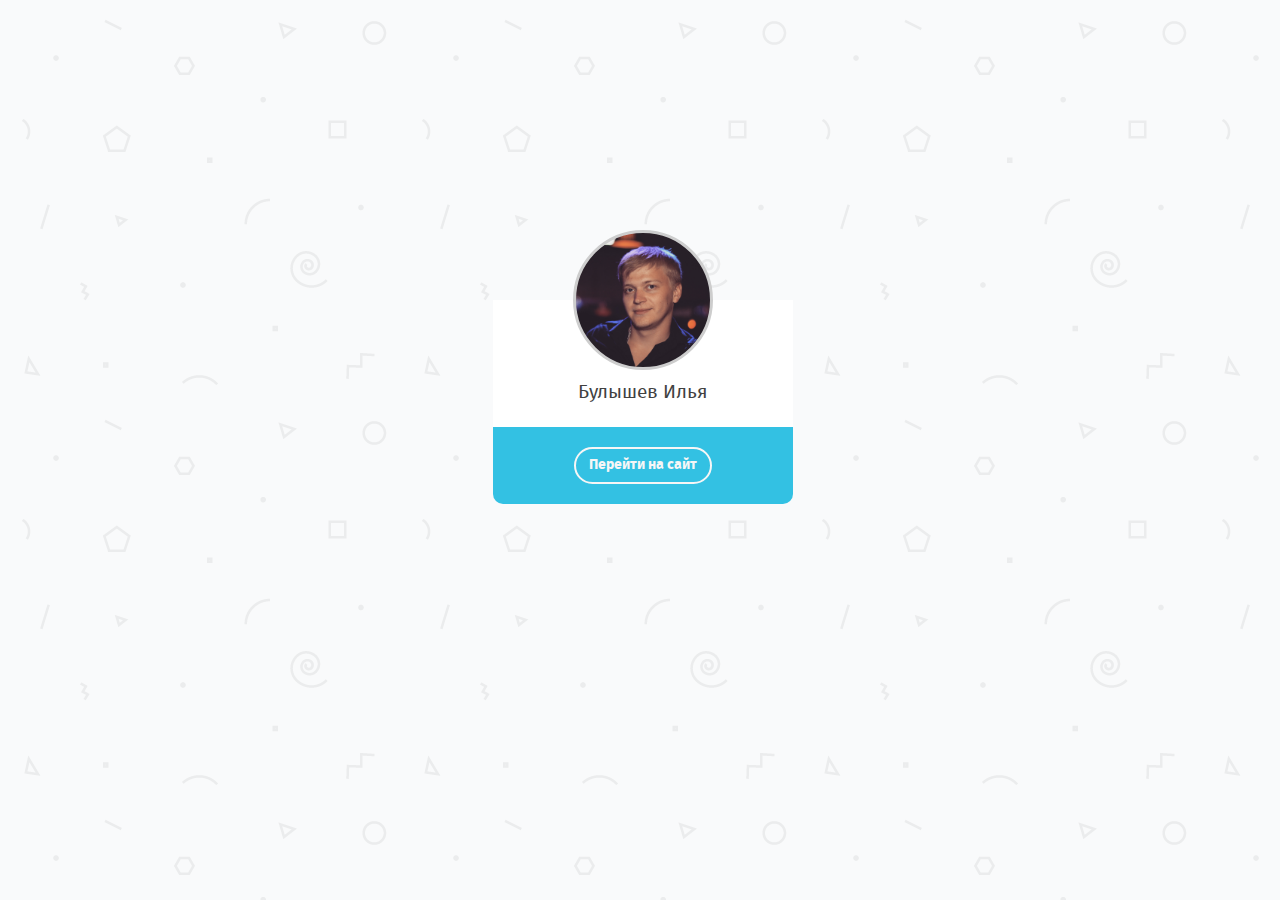
<file: index.html>
<!DOCTYPE html>
<html lang="ru-Ru">
<head>
	<meta charset="UTF-8">
	<meta http-equiv="x-ua-compatible" content="ie=edge">
	<meta name="viewport" content="width=device-width, initial-scale=1.0">
	<title>Обо мне</title>
	<link rel="icon" type="image/png" sizes="16x16" href="img/icons/favicon-16x16.png">
	<link rel="stylesheet" href="css/main.css">
</head>
<body>
	<div class="wrapper wrapper__auth">
		<div class="auth animated zoomIn">
			<div class="auth__top">
				<div class="auth__avatar">
				</div>
				<div class="auth__title">
					Булышев Илья
				</div>
			</div>
			<div class="auth__bottom">
					<a href="about.html" class="auth__btn-link">
						<span class="auth__btn-title">Перейти на сайт</span>
					</a>
			</div>
		</div>
	</div>
</body>
</html>
</file>
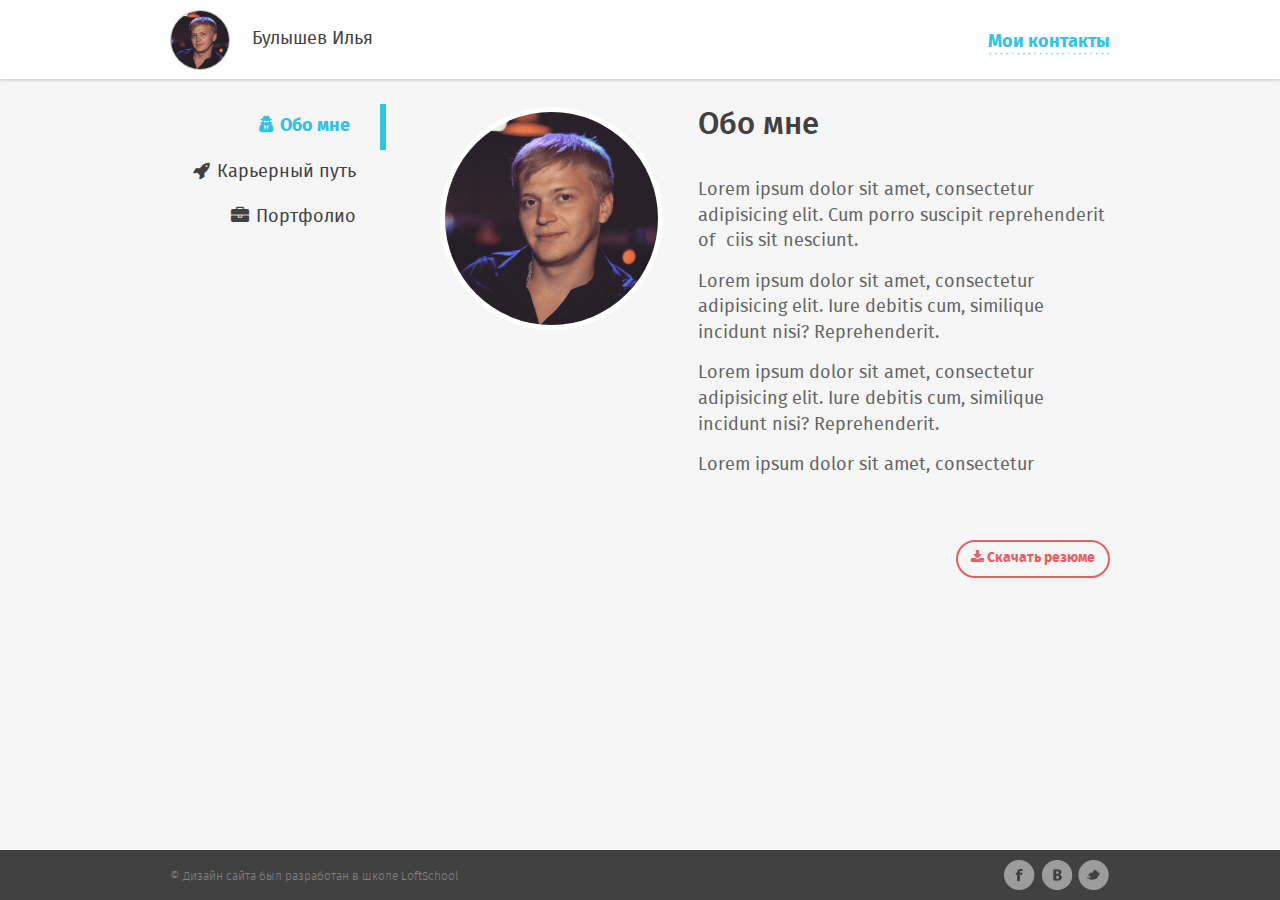
<file: about.html>
<!DOCTYPE html>
<html lang="ru-RU">
	<head>
		<meta charset="UTF-8">
		<meta http-equiv="x-ua-compatible" content="ie=edge">
		<meta name="viewport" content="width=device-width, initial-scale=1.0">
		<title>Обо мне</title>
		<link rel="icon" type="image/png" sizes="16x16" href="img/icons/favicon-16x16.png">
		<link rel="stylesheet" href="css/main.css">
	<body class="body">
	<!--[if lt IE 8]>
<p class="chromeframe">Похоже, что ты используешь
устаревший браузер, друг. Пожалуйста, <a href="http://
browsehappy.com/">скачай новый браузер абсолютно
бесплатно</a> или <a href="http://www.google.com/
chromeframe/?redirect=true">активируй Google Chrome Frame</
a></p>
<![endif]-->
		<div class="wrapper">
			<header class="header ">
				<div class="container">
					<div class="header__left">
						<div class="user">
							<div class="user__img">
								<img src="img/content/IMG_1301.JPG" alt="Константин Константинов" title="Константин Константинов" class="user__img-avatar">
							</div>
							<div class="user__name">
								Булышев Илья
							</div>						
						</div>
					</div >
					<div class="header__right">
						<div class="contact">
							<i class="fa fa-phone contact__icon" aria-hidden="true"></i>
							<a href="#" class="contact__trigger">Мои контакты</a>
							<ul class="contact__dropdown">
								<div class="contact__dropdown-triangle"></div>
								<li class="contact__dropdown-items">
								<a href="mailto:ilya_bulyshev@mail.ru" class="contact__dropdown-link"><i class="fa fa-envelope contact__dropdown-icon" aria-hidden="true"></i>Ilya_Bulyshev@mail.ru</a>
								</li>
								<li class="contact__dropdown-items">
								<a href="tel:+79221092688" class="contact__dropdown-link"><i class="fa fa-phone contact__dropdown-icon" aria-hidden="true"></i>+7 922 109 2688</a>
								</li>
								<li class="contact__dropdown-items">
								<a href="callto:Bulyshev_Ilya" class="contact__dropdown-link"><i class="fa fa-skype contact__dropdown-icon" aria-hidden="true"></i>Ilya Bulyshev</a>
								</li>
							</ul>
						</div>
					</div>
				</div>	
			</header>
			<section class="section">
				<div class="container">
					<aside class="sidebar">	
						<nav class="nav">
							<ul class="nav__list">
								<li class="nav__items">
								<a href="index.html" class="nav__link nav__items--active" >
								<i class="fa fa-user-secret nav__icon" aria-hidden="true"></i>
								<span class="nav__title">Обо мне</span>
								</a>
								</li>
								<li class="nav__items">
								<a href="career.html" class="nav__link">
								<i class="fa fa-rocket nav__icon" aria-hidden="true"></i>
								<span class="nav__title">Карьерный путь</span>
								</a>
								</li>
								<li class="nav__items">
								<a href="portfolio.html" class="nav__link">
								<i class="fa fa-briefcase nav__icon" aria-hidden="true"></i>
								<span class="nav__title">Портфолио</span>
								</a>
								</li>
							</ul>
						</nav>
					</aside>
					<main class="main">
						<div class="about">
							<div class="about__left">
								<div class="about__img">
									<img src="img/content/IMG_1301.JPG" alt="Константин Константинов" title="Константин Константинов" class="about__img-items">					
								</div>
							</div>
							<div class="about__right">
									<h1 class="title">Обо мне</h1>
									<div class="about__text about__text--block">
											<p>Lorem ipsum dolor sit amet, consectetur adipisicing elit. Cum porro suscipit reprehenderit officiis sit nesciunt.</p>
											<p>Lorem ipsum dolor sit amet, consectetur adipisicing elit. Iure debitis cum, similique incidunt nisi? Reprehenderit.</p>
											<p>Lorem ipsum dolor sit amet, consectetur adipisicing elit. Iure debitis cum, similique incidunt nisi? Reprehenderit.</p>
											<p>Lorem ipsum dolor sit amet, consectetur adipisicing elit. Iure debitis cum, similique incidunt nisi? Reprehenderit.</p>
											<p>Lorem ipsum dolor sit amet, consectetur adipisicing elit. Iure debitis cum, similique incidunt nisi? Reprehenderit.</p>
									</div>
								<div class="about_download">
									<a href="#" class="about_download-link btn" download>
										<i class="fa fa-download" aria-hidden="true about__icon"></i>
										<span class="about_download-title">Скачать резюме</span>
									</a>	
								</div>
							</div>
						</div>
					</main>
				</div>
			</section>
		</div>
		<footer class="footer">
			<div class="container">
				<div class="footer__left">
					<div class="copyright">
						&copy; Дизайн сайта был разработан в школе LoftSchool
					</div>
				</div>
				<div class="footer__right">
					<div class="social">
						<ul class="social__list" >
							<li class="social__item">
								<a href="#" class="social__link link_fb icon-fb icon-fb-dims">
								</a>
							</li>
							<li class="social__item">
								<a href="#" class="social__link link_vk icon-vk icon-vk-dims">
								</a>
							</li>
							<li class="social__item">
								<a href="#" class="social__link link_tw icon-tw icon-tw-dims">
								</a>
							</li>
						</ul>
					</div>
				</div>
			</div>
		</footer>
	</body>
</html>
</file>
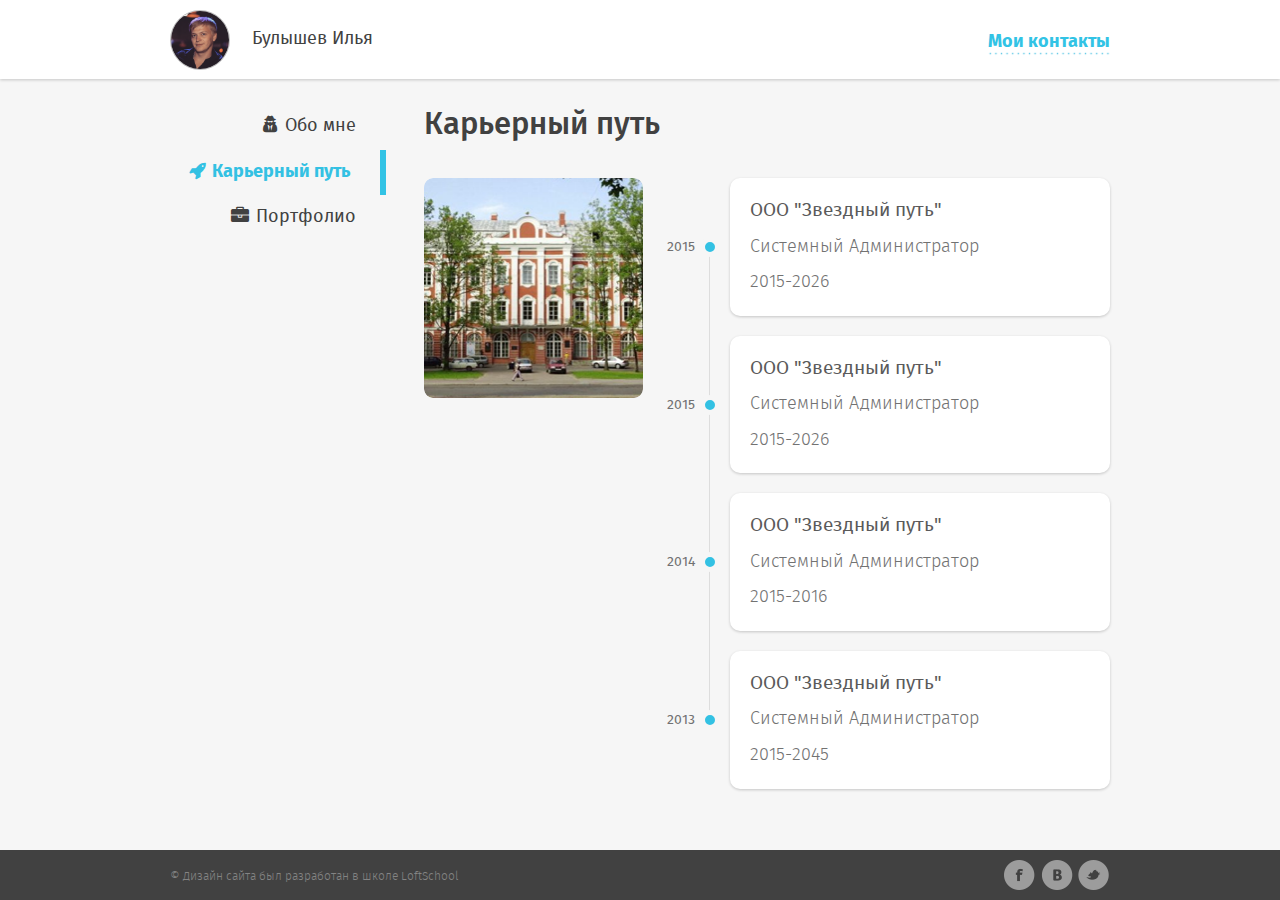
<file: career.html>
<!DOCTYPE html>
<html lang="ru-RU">
	<head>
		<meta charset="UTF-8">
		<meta http-equiv="x-ua-compatible" content="ie=edge">
		<meta name="viewport" content="width=device-width">
		<title>Карьерный путь</title>
		<link rel="icon" type="image/png" sizes="16x16" href="img/icons/favicon-16x16.png">
		<link rel="stylesheet" href="css/main.css">
	</head>
	<body class="body">
		<div class="wrapper">
			<header class="header ">
				<div class="container">
					<div class="header__left">
						<div class="user">
							<div class="user__img">
								<img src="img/content/IMG_1301.JPG" alt="Константин Константинов" title="Константин Константинов" class="user__img-avatar">					
							</div>
							<div class="user__name">
								Булышев Илья					
							</div>						
						</div>
					</div >
					<div class="header__right">
						<div class="contact">
							<i class="fa fa-phone contact__icon" aria-hidden="true"></i>
							<a href="#" class="contact__trigger">Мои контакты</a>
							<ul class="contact__dropdown">
								<div class="contact__dropdown-triangle"></div>
								<li class="contact__dropdown-items">
								<a href="mailto:ilya_bulyshev@mail.ru" class="contact__dropdown-link"><i class="fa fa-envelope contact__dropdown-icon" aria-hidden="true"></i>Ilya_Bulyshev@mail.ru</a>
								</li>
								<li class="contact__dropdown-items">
								<a href="tel:+79221092688" class="contact__dropdown-link"><i class="fa fa-phone contact__dropdown-icon" aria-hidden="true"></i>+7 922 109 2688</a>
								</li>
								<li class="contact__dropdown-items">
								<a href="callto:Bulyshev_Ilya" class="contact__dropdown-link"><i class="fa fa-skype contact__dropdown-icon" aria-hidden="true"></i>Ilya Bulyshev</a>
								</li>
							</ul>
						</div>
					</div>
				</div>	
			</header>
			<section class="section">
				<div class="container">
					<aside class="sidebar">	
						<nav class="nav">
							<ul class="nav__list">
								<li class="nav__items">
								<a href="about.html" class="nav__link " >
								<i class="fa fa-user-secret nav__icon" aria-hidden="true"></i>
								<span class="nav__title">Обо мне</span>
								</a>
								</li>
								<li class="nav__items">
								<a href="career.html" class="nav__link nav__items--active">
								<i class="fa fa-rocket nav__icon" aria-hidden="true"></i>
								<span class="nav__title">Карьерный путь</span>
								</a>
								</li>
								<li class="nav__items">
								<a href="portfolio.html" class="nav__link">
								<i class="fa fa-briefcase nav__icon" aria-hidden="true"></i>
								<span class="nav__title">Портфолио</span>
								</a>
								</li>
							</ul>
						</nav>
					</aside>
					<main class="main">
						<div class="career">
							<h1 class="career-title">
								Карьерный путь
							</h1>
							<div class="career__left">
								<div class="career__picture">
									<img src="img/content/Career-foto.png" alt="" class="career__img">
								</div>
							</div>
							<div class="career__right">
								<ul class="career__list">
									<li class="career__item">
										<div class="career__block career__block--feature">
											<div class="career__title">ООО "Звездный путь"</div>
											<div class="career__occupation">Системный Администратор</div>
											<div class="career__date">2015-2026</div>
											<div class="career__year">2015</div>
										</div>
									</li>
									<li class="career__item">
										<div class="career__block career__block--feature">
											<div class="career__title">ООО "Звездный путь"</div>
											<div class="career__occupation">Системный Администратор</div>
											<div class="career__date">2015-2026</div>
											<div class="career__year">2015</div>
										</div>
									</li>
									<li class="career__item">
										<div class="career__block career__block--feature">
											<div class="career__title">ООО "Звездный путь"</div>
											<div class="career__occupation">Системный Администратор</div>
											<div class="career__date">2015-2016</div>
											<div class="career__year">2014</div>
										</div>
									</li>
									<li class="career__item">
										<div class="career__block">
											<div class="career__title">ООО "Звездный путь"</div>
											<div class="career__occupation">Системный Администратор</div>
											<div class="career__date">2015-2045</div>
											<div class="career__year">2013</div>
										</div>
									</li>
								</ul>
							</div>

						</div>
					</main>
				</div>
			</section>
		</div>
		<footer class="footer">
			<div class="container">
				<div class="footer__left">
					<div class="copyright">
						&copy; Дизайн сайта был разработан в школе LoftSchool
					</div>
				</div>
				<div class="footer__right">
					<div class="social">
						<ul class="social__list" >
							<li class="social__item">
								<a href="#" class="social__link link_fb icon-fb icon-fb-dims">
									
								</a>
							</li>
							<li class="social__item">
								<a href="#" class="social__link link_vk icon-vk icon-vk-dims">
									
								</a>
							</li>
							<li class="social__item">
								<a href="#" class="social__link link_tw icon-tw icon-tw-dims">
								</a>
							</li>
						</ul>
					</div>
				</div>
			</div>
		</footer>
	</body>
</html>
</file>
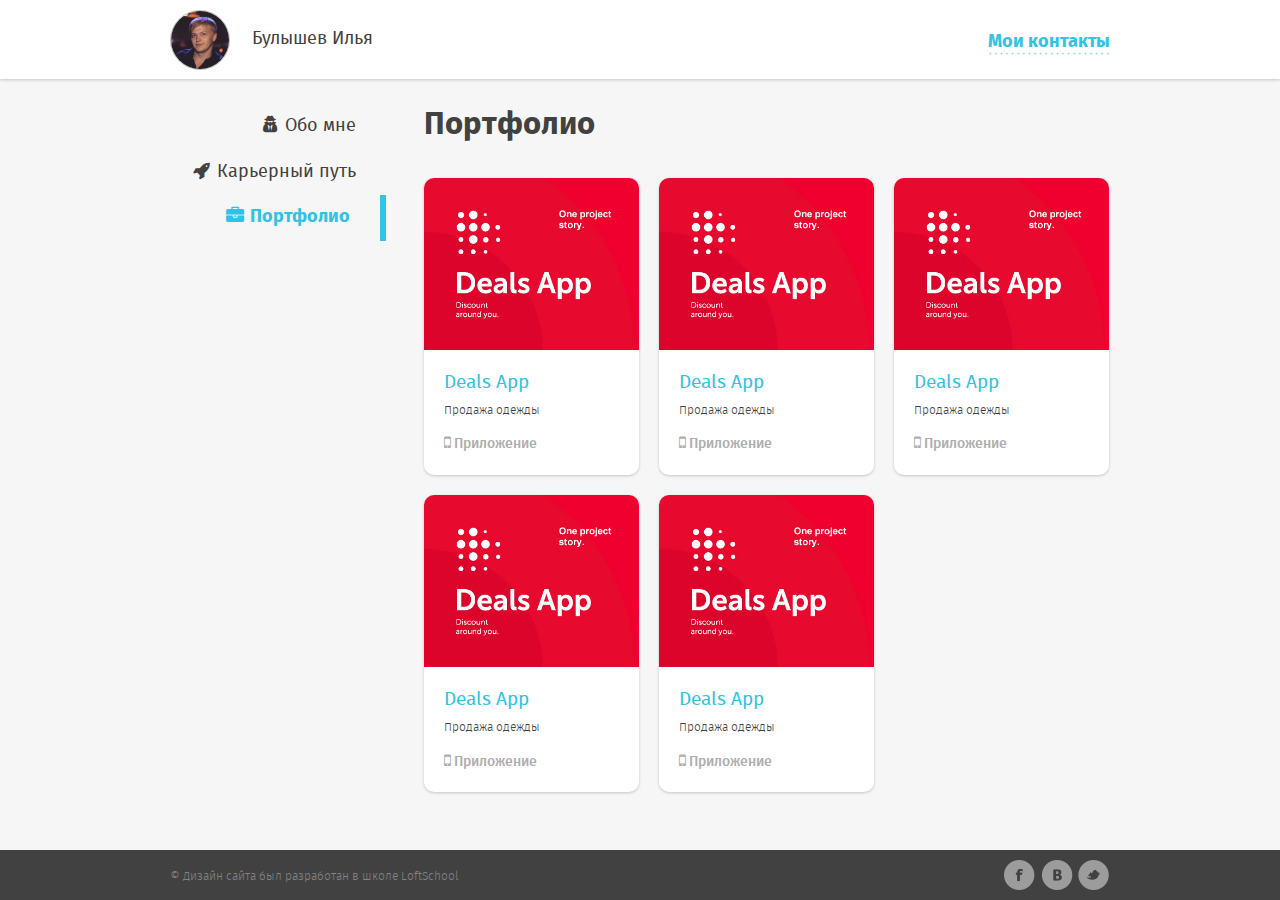
<file: portfolio.html>
<!DOCTYPE html>
<html lang="ru-RU">
	<head>
		<meta charset="UTF-8">
		<meta http-equiv="x-ua-compatible" content="ie=edge">
		<meta name="viewport" content="width=device-width">
		<title>Портфолио</title>
		<link rel="icon" type="image/png" sizes="16x16" href="img/icons/favicon-16x16.png">
		<link rel="stylesheet" href="css/main.css">
	</head>
		<body class="body">
		<div class="wrapper">
			<header class="header ">
				<div class="container">
					<div class="header__left">
						<div class="user">
							<div class="user__img">
								<img src="img/content/IMG_1301.JPG" alt="Константин Константинов" title="Константин Константинов" class="user__img-avatar">					
							</div>
							<div class="user__name">
								Булышев Илья					
							</div>						
						</div>
					</div >
					<div class="header__right">
						<div class="contact">
							<i class="fa fa-phone contact__icon" aria-hidden="true"></i>
							<a href="#" class="contact__trigger">Мои контакты</a>
							<ul class="contact__dropdown">
								<div class="contact__dropdown-triangle"></div>
								<li class="contact__dropdown-items">
								<a href="mailto:ilya_bulyshev@mail.ru" class="contact__dropdown-link"><i class="fa fa-envelope contact__dropdown-icon" aria-hidden="true"></i>Ilya_Bulyshev@mail.ru</a>
								</li>
								<li class="contact__dropdown-items">
								<a href="tel:+79221092688" class="contact__dropdown-link"><i class="fa fa-phone contact__dropdown-icon" aria-hidden="true"></i>+7 922 109 2688</a>
								</li>
								<li class="contact__dropdown-items">
								<a href="callto:Bulyshev_Ilya" class="contact__dropdown-link"><i class="fa fa-skype contact__dropdown-icon" aria-hidden="true"></i>Ilya Bulyshev</a>
								</li>
							</ul>
						</div>
					</div>
				</div>	
			</header>
			<section class="section">
				<div class="container">
					<aside class="sidebar">	
						<nav class="nav">
							<ul class="nav__list">
								<li class="nav__items">
								<a href="about.html" class="nav__link " >
								<i class="fa fa-user-secret nav__icon" aria-hidden="true"></i>
								<span class="nav__title">Обо мне</span>
								</a>
								</li>
								<li class="nav__items">
								<a href="career.html" class="nav__link">
								<i class="fa fa-rocket nav__icon" aria-hidden="true"></i>
								<span class="nav__title">Карьерный путь</span>
								</a>
								</li>
								<li class="nav__items">
								<a href="portfolio.html" class="nav__link nav__items--active">
								<i class="fa fa-briefcase nav__icon" aria-hidden="true"></i>
								<span class="nav__title">Портфолио</span>
								</a>
								</li>
							</ul>
						</nav>
					</aside>
					<main class="main">
						<h1 class="portfolio-title">Портфолио</h1>
						<div class="portfolio">
							<ul class="portfolio__list">
								<li class="portfolio__item">
									<a href="#" class="portfolio__link">
										<div class="portfolio__img">
											<img src="img/content/deals-app.jpg" alt="" class="portfolio__img-project">
										</div>
										<div class="portfolio__desc">
										<div class="portfolio__name">Deals App</div>
											<div class="portfolio__description">Продажа одежды</div>
											<div class="portfolio__type">
												<i class="fa fa-mobile portfolio__type-icon" aria-hidden="true"></i>
												<span class="portfolio__type-name">Приложение</span>
											</div>
										</div>
									</a>
								</li>
								<li class="portfolio__item">
									<a href="#" class="portfolio__link">
										<div class="portfolio__img">
											<img src="img/content/deals-app.jpg" alt="" class="portfolio__img-project">
										</div>
										<div class="portfolio__desc">
										<div class="portfolio__name">Deals App</div>
											<div class="portfolio__description">Продажа одежды</div>
											<div class="portfolio__type">
												<i class="fa fa-mobile portfolio__type-icon" aria-hidden="true"></i>
												<span class="portfolio__type-name">Приложение</span>
											</div>
										</div>
									</a>
								</li>
								<li class="portfolio__item">
									<a href="#" class="portfolio__link">
										<div class="portfolio__img">
											<img src="img/content/deals-app.jpg" alt="" class="portfolio__img-project">
										</div>
										<div class="portfolio__desc">
										<div class="portfolio__name">Deals App</div>
											<div class="portfolio__description">Продажа одежды</div>
											<div class="portfolio__type">
												<i class="fa fa-mobile portfolio__type-icon" aria-hidden="true"></i>
												<span class="portfolio__type-name">Приложение</span>
											</div>
										</div>
									</a>
								</li>
								<li class="portfolio__item">
									<a href="#" class="portfolio__link">
										<div class="portfolio__img">
											<img src="img/content/deals-app.jpg" alt="" class="portfolio__img-project">
										</div>
										<div class="portfolio__desc">
										<div class="portfolio__name">Deals App</div>
											<div class="portfolio__description">Продажа одежды</div>
											<div class="portfolio__type">
												<i class="fa fa-mobile portfolio__type-icon" aria-hidden="true"></i>
												<span class="portfolio__type-name">Приложение</span>
											</div>
										</div>
									</a>
								</li>
								<li class="portfolio__item">
									<a href="#" class="portfolio__link">
										<div class="portfolio__img">
											<img src="img/content/deals-app.jpg" alt="" class="portfolio__img-project">
										</div>
										<div class="portfolio__desc">
										<div class="portfolio__name">Deals App</div>
											<div class="portfolio__description">Продажа одежды</div>
											<div class="portfolio__type">
												<i class="fa fa-mobile portfolio__type-icon" aria-hidden="true"></i>
												<span class="portfolio__type-name">Приложение</span>
											</div>
										</div>
									</a>
								</li>	
							</ul>
						</div>
					</main>
				</div>
			</section>
		</div>
		<footer class="footer">
			<div class="container">
				<div class="footer__left">
					<div class="copyright">
						&copy; Дизайн сайта был разработан в школе LoftSchool
					</div>
				</div>
				<div class="footer__right">
					<div class="social">
						<ul class="social__list" >
							<li class="social__item">
								<a href="#" class="social__link link_fb icon-fb icon-fb-dims">
									
								</a>
							</li>
							<li class="social__item">
								<a href="#" class="social__link link_vk icon-vk icon-vk-dims">
									
								</a>
							</li>
							<li class="social__item">
								<a href="#" class="social__link link_tw icon-tw-dims icon-tw">
								</a>
							</li>
						</ul>
					</div>
				</div>
			</div>
		</footer>
	</body>
</html>
</file>
<file: css/main.css>
.container:after, .about:after, .career:after, .portfolio__list:after {
  content: "";
  display: block;
  clear: both; }

/*! normalize.css v5.0.0 | MIT License | github.com/necolas/normalize.css */
/**
 * 1. Change the default font family in all browsers (opinionated).
 * 2. Correct the line height in all browsers.
 * 3. Prevent adjustments of font size after orientation changes in
 *    IE on Windows Phone and in iOS.
 */
/* Document
   ========================================================================== */
html {
  font-family: sans-serif;
  /* 1 */
  line-height: 1.15;
  /* 2 */
  -ms-text-size-adjust: 100%;
  /* 3 */
  -webkit-text-size-adjust: 100%;
  /* 3 */ }

/* Sections
   ========================================================================== */
/**
 * Remove the margin in all browsers (opinionated).
 */
body {
  margin: 0; }

/**
 * Add the correct display in IE 9-.
 */
article,
aside,
footer,
header,
nav,
section {
  display: block; }

/**
 * Correct the font size and margin on `h1` elements within `section` and
 * `article` contexts in Chrome, Firefox, and Safari.
 */
h1 {
  font-size: 2em;
  margin: 0.67em 0; }

/* Grouping content
   ========================================================================== */
/**
 * Add the correct display in IE 9-.
 * 1. Add the correct display in IE.
 */
figcaption,
figure,
main {
  /* 1 */
  display: block; }

/**
 * Add the correct margin in IE 8.
 */
figure {
  margin: 1em 40px; }

/**
 * 1. Add the correct box sizing in Firefox.
 * 2. Show the overflow in Edge and IE.
 */
hr {
  box-sizing: content-box;
  /* 1 */
  height: 0;
  /* 1 */
  overflow: visible;
  /* 2 */ }

/**
 * 1. Correct the inheritance and scaling of font size in all browsers.
 * 2. Correct the odd `em` font sizing in all browsers.
 */
pre {
  font-family: monospace, monospace;
  /* 1 */
  font-size: 1em;
  /* 2 */ }

/* Text-level semantics
   ========================================================================== */
/**
 * 1. Remove the gray background on active links in IE 10.
 * 2. Remove gaps in links underline in iOS 8+ and Safari 8+.
 */
a {
  background-color: transparent;
  /* 1 */
  -webkit-text-decoration-skip: objects;
  /* 2 */ }

/**
 * Remove the outline on focused links when they are also active or hovered
 * in all browsers (opinionated).
 */
a:active,
a:hover {
  outline-width: 0; }

/**
 * 1. Remove the bottom border in Firefox 39-.
 * 2. Add the correct text decoration in Chrome, Edge, IE, Opera, and Safari.
 */
abbr[title] {
  border-bottom: none;
  /* 1 */
  text-decoration: underline;
  /* 2 */
  text-decoration: underline dotted;
  /* 2 */ }

/**
 * Prevent the duplicate application of `bolder` by the next rule in Safari 6.
 */
b,
strong {
  font-weight: inherit; }

/**
 * Add the correct font weight in Chrome, Edge, and Safari.
 */
b,
strong {
  font-weight: bolder; }

/**
 * 1. Correct the inheritance and scaling of font size in all browsers.
 * 2. Correct the odd `em` font sizing in all browsers.
 */
code,
kbd,
samp {
  font-family: monospace, monospace;
  /* 1 */
  font-size: 1em;
  /* 2 */ }

/**
 * Add the correct font style in Android 4.3-.
 */
dfn {
  font-style: italic; }

/**
 * Add the correct background and color in IE 9-.
 */
mark {
  background-color: #ff0;
  color: #000; }

/**
 * Add the correct font size in all browsers.
 */
small {
  font-size: 80%; }

/**
 * Prevent `sub` and `sup` elements from affecting the line height in
 * all browsers.
 */
sub,
sup {
  font-size: 75%;
  line-height: 0;
  position: relative;
  vertical-align: baseline; }

sub {
  bottom: -0.25em; }

sup {
  top: -0.5em; }

/* Embedded content
   ========================================================================== */
/**
 * Add the correct display in IE 9-.
 */
audio,
video {
  display: inline-block; }

/**
 * Add the correct display in iOS 4-7.
 */
audio:not([controls]) {
  display: none;
  height: 0; }

/**
 * Remove the border on images inside links in IE 10-.
 */
img {
  border-style: none; }

/**
 * Hide the overflow in IE.
 */
svg:not(:root) {
  overflow: hidden; }

/* Forms
   ========================================================================== */
/**
 * 1. Change the font styles in all browsers (opinionated).
 * 2. Remove the margin in Firefox and Safari.
 */
button,
input,
optgroup,
select,
textarea {
  font-family: sans-serif;
  /* 1 */
  font-size: 100%;
  /* 1 */
  line-height: 1.15;
  /* 1 */
  margin: 0;
  /* 2 */ }

/**
 * Show the overflow in IE.
 * 1. Show the overflow in Edge.
 */
button,
input {
  /* 1 */
  overflow: visible; }

/**
 * Remove the inheritance of text transform in Edge, Firefox, and IE.
 * 1. Remove the inheritance of text transform in Firefox.
 */
button,
select {
  /* 1 */
  text-transform: none; }

/**
 * 1. Prevent a WebKit bug where (2) destroys native `audio` and `video`
 *    controls in Android 4.
 * 2. Correct the inability to style clickable types in iOS and Safari.
 */
button,
html [type="button"],
[type="reset"],
[type="submit"] {
  -webkit-appearance: button;
  /* 2 */ }

/**
 * Remove the inner border and padding in Firefox.
 */
button::-moz-focus-inner,
[type="button"]::-moz-focus-inner,
[type="reset"]::-moz-focus-inner,
[type="submit"]::-moz-focus-inner {
  border-style: none;
  padding: 0; }

/**
 * Restore the focus styles unset by the previous rule.
 */
button:-moz-focusring,
[type="button"]:-moz-focusring,
[type="reset"]:-moz-focusring,
[type="submit"]:-moz-focusring {
  outline: 1px dotted ButtonText; }

/**
 * Change the border, margin, and padding in all browsers (opinionated).
 */
fieldset {
  border: 1px solid #c0c0c0;
  margin: 0 2px;
  padding: 0.35em 0.625em 0.75em; }

/**
 * 1. Correct the text wrapping in Edge and IE.
 * 2. Correct the color inheritance from `fieldset` elements in IE.
 * 3. Remove the padding so developers are not caught out when they zero out
 *    `fieldset` elements in all browsers.
 */
legend {
  box-sizing: border-box;
  /* 1 */
  color: inherit;
  /* 2 */
  display: table;
  /* 1 */
  max-width: 100%;
  /* 1 */
  padding: 0;
  /* 3 */
  white-space: normal;
  /* 1 */ }

/**
 * 1. Add the correct display in IE 9-.
 * 2. Add the correct vertical alignment in Chrome, Firefox, and Opera.
 */
progress {
  display: inline-block;
  /* 1 */
  vertical-align: baseline;
  /* 2 */ }

/**
 * Remove the default vertical scrollbar in IE.
 */
textarea {
  overflow: auto; }

/**
 * 1. Add the correct box sizing in IE 10-.
 * 2. Remove the padding in IE 10-.
 */
[type="checkbox"],
[type="radio"] {
  box-sizing: border-box;
  /* 1 */
  padding: 0;
  /* 2 */ }

/**
 * Correct the cursor style of increment and decrement buttons in Chrome.
 */
[type="number"]::-webkit-inner-spin-button,
[type="number"]::-webkit-outer-spin-button {
  height: auto; }

/**
 * 1. Correct the odd appearance in Chrome and Safari.
 * 2. Correct the outline style in Safari.
 */
[type="search"] {
  -webkit-appearance: textfield;
  /* 1 */
  outline-offset: -2px;
  /* 2 */ }

/**
 * Remove the inner padding and cancel buttons in Chrome and Safari on macOS.
 */
[type="search"]::-webkit-search-cancel-button,
[type="search"]::-webkit-search-decoration {
  -webkit-appearance: none; }

/**
 * 1. Correct the inability to style clickable types in iOS and Safari.
 * 2. Change font properties to `inherit` in Safari.
 */
::-webkit-file-upload-button {
  -webkit-appearance: button;
  /* 1 */
  font: inherit;
  /* 2 */ }

/* Interactive
   ========================================================================== */
/*
 * Add the correct display in IE 9-.
 * 1. Add the correct display in Edge, IE, and Firefox.
 */
details,
menu {
  display: block; }

/*
 * Add the correct display in all browsers.
 */
summary {
  display: list-item; }

/* Scripting
   ========================================================================== */
/**
 * Add the correct display in IE 9-.
 */
canvas {
  display: inline-block; }

/**
 * Add the correct display in IE.
 */
template {
  display: none; }

/* Hidden
   ========================================================================== */
/**
 * Add the correct display in IE 10-.
 */
[hidden] {
  display: none; }

* {
  box-sizing: border-box; }

html {
  width: 100%;
  height: 100%; }

body {
  background: #f6f6f6;
  font-family: fira, Arial, sans-serif;
  font-size: 18px;
  line-height: 1.42;
  color: #646464;
  width: 100%;
  height: 100%;
  -webkit-font-smoothing: antialiased; }

.wrapper {
  min-height: 100%;
  overflow: hidden;
  position: relative; }
  .wrapper:after {
    display: block;
    content: "";
    clear: both;
    height: 50px; }

.container {
  max-width: 940px;
  margin: 0 auto; }

footer {
  height: 50px;
  margin-top: -50px;
  position: relative; }

h1 {
  font-size: 1.9444rem; }

ul {
  padding: 0;
  margin: 0; }

ul li {
  list-style: none; }

a {
  text-decoration: none;
  color: #414141; }

p {
  padding: 0;
  margin: 0; }

h1 {
  margin: 0;
  padding: 0; }

/*!
 *  Font Awesome 4.7.0 by @davegandy - http://fontawesome.io - @fontawesome
 *  License - http://fontawesome.io/license (Font: SIL OFL 1.1, CSS: MIT License)
 */
/* FONT PATH
 * -------------------------- */
@font-face {
  font-family: 'FontAwesome';
  src: url("../../fonts/fonts-awesome/fontawesome-webfont.eot?v=4.7.0");
  src: url("../../fonts/fonts-awesome/fontawesome-webfont.eot?#iefix&v=4.7.0") format("embedded-opentype"), url("../../fonts/fonts-awesome/fontawesome-webfont.woff2?v=4.7.0") format("woff2"), url("../../fonts/fonts-awesome/fontawesome-webfont.woff?v=4.7.0") format("woff"), url("../../fonts/fonts-awesome/fontawesome-webfont.ttf?v=4.7.0") format("truetype"), url("../../fonts/fonts-awesome/fontawesome-webfont.svg?v=4.7.0#fontawesomeregular") format("svg");
  font-weight: normal;
  font-style: normal; }

.fa {
  display: inline-block;
  font: normal normal normal 14px/1 FontAwesome;
  font-size: inherit;
  text-rendering: auto;
  -webkit-font-smoothing: antialiased;
  -moz-osx-font-smoothing: grayscale; }

/* makes the font 33% larger relative to the icon container */
.fa-lg {
  font-size: 1.33333333em;
  line-height: 0.75em;
  vertical-align: -15%; }

.fa-2x {
  font-size: 2em; }

.fa-3x {
  font-size: 3em; }

.fa-4x {
  font-size: 4em; }

.fa-5x {
  font-size: 5em; }

.fa-fw {
  width: 1.28571429em;
  text-align: center; }

.fa-ul {
  padding-left: 0;
  margin-left: 2.14285714em;
  list-style-type: none; }

.fa-ul > li {
  position: relative; }

.fa-li {
  position: absolute;
  left: -2.14285714em;
  width: 2.14285714em;
  top: 0.14285714em;
  text-align: center; }

.fa-li.fa-lg {
  left: -1.85714286em; }

.fa-border {
  padding: .2em .25em .15em;
  border: solid 0.08em #eeeeee;
  border-radius: .1em; }

.fa-pull-left {
  float: left; }

.fa-pull-right {
  float: right; }

.fa.fa-pull-left {
  margin-right: .3em; }

.fa.fa-pull-right {
  margin-left: .3em; }

/* Deprecated as of 4.4.0 */
.pull-right {
  float: right; }

.pull-left {
  float: left; }

.fa.pull-left {
  margin-right: .3em; }

.fa.pull-right {
  margin-left: .3em; }

.fa-spin {
  -webkit-animation: fa-spin 2s infinite linear;
  animation: fa-spin 2s infinite linear; }

.fa-pulse {
  -webkit-animation: fa-spin 1s infinite steps(8);
  animation: fa-spin 1s infinite steps(8); }

@-webkit-keyframes fa-spin {
  0% {
    -webkit-transform: rotate(0deg);
    transform: rotate(0deg); }
  100% {
    -webkit-transform: rotate(359deg);
    transform: rotate(359deg); } }

@keyframes fa-spin {
  0% {
    -webkit-transform: rotate(0deg);
    transform: rotate(0deg); }
  100% {
    -webkit-transform: rotate(359deg);
    transform: rotate(359deg); } }

.fa-rotate-90 {
  -ms-filter: "progid:DXImageTransform.Microsoft.BasicImage(rotation=1)";
  -webkit-transform: rotate(90deg);
  -ms-transform: rotate(90deg);
  transform: rotate(90deg); }

.fa-rotate-180 {
  -ms-filter: "progid:DXImageTransform.Microsoft.BasicImage(rotation=2)";
  -webkit-transform: rotate(180deg);
  -ms-transform: rotate(180deg);
  transform: rotate(180deg); }

.fa-rotate-270 {
  -ms-filter: "progid:DXImageTransform.Microsoft.BasicImage(rotation=3)";
  -webkit-transform: rotate(270deg);
  -ms-transform: rotate(270deg);
  transform: rotate(270deg); }

.fa-flip-horizontal {
  -ms-filter: "progid:DXImageTransform.Microsoft.BasicImage(rotation=0, mirror=1)";
  -webkit-transform: scale(-1, 1);
  -ms-transform: scale(-1, 1);
  transform: scale(-1, 1); }

.fa-flip-vertical {
  -ms-filter: "progid:DXImageTransform.Microsoft.BasicImage(rotation=2, mirror=1)";
  -webkit-transform: scale(1, -1);
  -ms-transform: scale(1, -1);
  transform: scale(1, -1); }

:root .fa-rotate-90,
:root .fa-rotate-180,
:root .fa-rotate-270,
:root .fa-flip-horizontal,
:root .fa-flip-vertical {
  -webkit-filter: none;
  filter: none; }

.fa-stack {
  position: relative;
  display: inline-block;
  width: 2em;
  height: 2em;
  line-height: 2em;
  vertical-align: middle; }

.fa-stack-1x,
.fa-stack-2x {
  position: absolute;
  left: 0;
  width: 100%;
  text-align: center; }

.fa-stack-1x {
  line-height: inherit; }

.fa-stack-2x {
  font-size: 2em; }

.fa-inverse {
  color: #ffffff; }

/* Font Awesome uses the Unicode Private Use Area (PUA) to ensure screen
   readers do not read off random characters that represent icons */
.fa-glass:before {
  content: "\f000"; }

.fa-music:before {
  content: "\f001"; }

.fa-search:before {
  content: "\f002"; }

.fa-envelope-o:before {
  content: "\f003"; }

.fa-heart:before {
  content: "\f004"; }

.fa-star:before {
  content: "\f005"; }

.fa-star-o:before {
  content: "\f006"; }

.fa-user:before {
  content: "\f007"; }

.fa-film:before {
  content: "\f008"; }

.fa-th-large:before {
  content: "\f009"; }

.fa-th:before {
  content: "\f00a"; }

.fa-th-list:before {
  content: "\f00b"; }

.fa-check:before {
  content: "\f00c"; }

.fa-remove:before,
.fa-close:before,
.fa-times:before {
  content: "\f00d"; }

.fa-search-plus:before {
  content: "\f00e"; }

.fa-search-minus:before {
  content: "\f010"; }

.fa-power-off:before {
  content: "\f011"; }

.fa-signal:before {
  content: "\f012"; }

.fa-gear:before,
.fa-cog:before {
  content: "\f013"; }

.fa-trash-o:before {
  content: "\f014"; }

.fa-home:before {
  content: "\f015"; }

.fa-file-o:before {
  content: "\f016"; }

.fa-clock-o:before {
  content: "\f017"; }

.fa-road:before {
  content: "\f018"; }

.fa-download:before {
  content: "\f019"; }

.fa-arrow-circle-o-down:before {
  content: "\f01a"; }

.fa-arrow-circle-o-up:before {
  content: "\f01b"; }

.fa-inbox:before {
  content: "\f01c"; }

.fa-play-circle-o:before {
  content: "\f01d"; }

.fa-rotate-right:before,
.fa-repeat:before {
  content: "\f01e"; }

.fa-refresh:before {
  content: "\f021"; }

.fa-list-alt:before {
  content: "\f022"; }

.fa-lock:before {
  content: "\f023"; }

.fa-flag:before {
  content: "\f024"; }

.fa-headphones:before {
  content: "\f025"; }

.fa-volume-off:before {
  content: "\f026"; }

.fa-volume-down:before {
  content: "\f027"; }

.fa-volume-up:before {
  content: "\f028"; }

.fa-qrcode:before {
  content: "\f029"; }

.fa-barcode:before {
  content: "\f02a"; }

.fa-tag:before {
  content: "\f02b"; }

.fa-tags:before {
  content: "\f02c"; }

.fa-book:before {
  content: "\f02d"; }

.fa-bookmark:before {
  content: "\f02e"; }

.fa-print:before {
  content: "\f02f"; }

.fa-camera:before {
  content: "\f030"; }

.fa-font:before {
  content: "\f031"; }

.fa-bold:before {
  content: "\f032"; }

.fa-italic:before {
  content: "\f033"; }

.fa-text-height:before {
  content: "\f034"; }

.fa-text-width:before {
  content: "\f035"; }

.fa-align-left:before {
  content: "\f036"; }

.fa-align-center:before {
  content: "\f037"; }

.fa-align-right:before {
  content: "\f038"; }

.fa-align-justify:before {
  content: "\f039"; }

.fa-list:before {
  content: "\f03a"; }

.fa-dedent:before,
.fa-outdent:before {
  content: "\f03b"; }

.fa-indent:before {
  content: "\f03c"; }

.fa-video-camera:before {
  content: "\f03d"; }

.fa-photo:before,
.fa-image:before,
.fa-picture-o:before {
  content: "\f03e"; }

.fa-pencil:before {
  content: "\f040"; }

.fa-map-marker:before {
  content: "\f041"; }

.fa-adjust:before {
  content: "\f042"; }

.fa-tint:before {
  content: "\f043"; }

.fa-edit:before,
.fa-pencil-square-o:before {
  content: "\f044"; }

.fa-share-square-o:before {
  content: "\f045"; }

.fa-check-square-o:before {
  content: "\f046"; }

.fa-arrows:before {
  content: "\f047"; }

.fa-step-backward:before {
  content: "\f048"; }

.fa-fast-backward:before {
  content: "\f049"; }

.fa-backward:before {
  content: "\f04a"; }

.fa-play:before {
  content: "\f04b"; }

.fa-pause:before {
  content: "\f04c"; }

.fa-stop:before {
  content: "\f04d"; }

.fa-forward:before {
  content: "\f04e"; }

.fa-fast-forward:before {
  content: "\f050"; }

.fa-step-forward:before {
  content: "\f051"; }

.fa-eject:before {
  content: "\f052"; }

.fa-chevron-left:before {
  content: "\f053"; }

.fa-chevron-right:before {
  content: "\f054"; }

.fa-plus-circle:before {
  content: "\f055"; }

.fa-minus-circle:before {
  content: "\f056"; }

.fa-times-circle:before {
  content: "\f057"; }

.fa-check-circle:before {
  content: "\f058"; }

.fa-question-circle:before {
  content: "\f059"; }

.fa-info-circle:before {
  content: "\f05a"; }

.fa-crosshairs:before {
  content: "\f05b"; }

.fa-times-circle-o:before {
  content: "\f05c"; }

.fa-check-circle-o:before {
  content: "\f05d"; }

.fa-ban:before {
  content: "\f05e"; }

.fa-arrow-left:before {
  content: "\f060"; }

.fa-arrow-right:before {
  content: "\f061"; }

.fa-arrow-up:before {
  content: "\f062"; }

.fa-arrow-down:before {
  content: "\f063"; }

.fa-mail-forward:before,
.fa-share:before {
  content: "\f064"; }

.fa-expand:before {
  content: "\f065"; }

.fa-compress:before {
  content: "\f066"; }

.fa-plus:before {
  content: "\f067"; }

.fa-minus:before {
  content: "\f068"; }

.fa-asterisk:before {
  content: "\f069"; }

.fa-exclamation-circle:before {
  content: "\f06a"; }

.fa-gift:before {
  content: "\f06b"; }

.fa-leaf:before {
  content: "\f06c"; }

.fa-fire:before {
  content: "\f06d"; }

.fa-eye:before {
  content: "\f06e"; }

.fa-eye-slash:before {
  content: "\f070"; }

.fa-warning:before,
.fa-exclamation-triangle:before {
  content: "\f071"; }

.fa-plane:before {
  content: "\f072"; }

.fa-calendar:before {
  content: "\f073"; }

.fa-random:before {
  content: "\f074"; }

.fa-comment:before {
  content: "\f075"; }

.fa-magnet:before {
  content: "\f076"; }

.fa-chevron-up:before {
  content: "\f077"; }

.fa-chevron-down:before {
  content: "\f078"; }

.fa-retweet:before {
  content: "\f079"; }

.fa-shopping-cart:before {
  content: "\f07a"; }

.fa-folder:before {
  content: "\f07b"; }

.fa-folder-open:before {
  content: "\f07c"; }

.fa-arrows-v:before {
  content: "\f07d"; }

.fa-arrows-h:before {
  content: "\f07e"; }

.fa-bar-chart-o:before,
.fa-bar-chart:before {
  content: "\f080"; }

.fa-twitter-square:before {
  content: "\f081"; }

.fa-facebook-square:before {
  content: "\f082"; }

.fa-camera-retro:before {
  content: "\f083"; }

.fa-key:before {
  content: "\f084"; }

.fa-gears:before,
.fa-cogs:before {
  content: "\f085"; }

.fa-comments:before {
  content: "\f086"; }

.fa-thumbs-o-up:before {
  content: "\f087"; }

.fa-thumbs-o-down:before {
  content: "\f088"; }

.fa-star-half:before {
  content: "\f089"; }

.fa-heart-o:before {
  content: "\f08a"; }

.fa-sign-out:before {
  content: "\f08b"; }

.fa-linkedin-square:before {
  content: "\f08c"; }

.fa-thumb-tack:before {
  content: "\f08d"; }

.fa-external-link:before {
  content: "\f08e"; }

.fa-sign-in:before {
  content: "\f090"; }

.fa-trophy:before {
  content: "\f091"; }

.fa-github-square:before {
  content: "\f092"; }

.fa-upload:before {
  content: "\f093"; }

.fa-lemon-o:before {
  content: "\f094"; }

.fa-phone:before {
  content: "\f095"; }

.fa-square-o:before {
  content: "\f096"; }

.fa-bookmark-o:before {
  content: "\f097"; }

.fa-phone-square:before {
  content: "\f098"; }

.fa-twitter:before {
  content: "\f099"; }

.fa-facebook-f:before,
.fa-facebook:before {
  content: "\f09a"; }

.fa-github:before {
  content: "\f09b"; }

.fa-unlock:before {
  content: "\f09c"; }

.fa-credit-card:before {
  content: "\f09d"; }

.fa-feed:before,
.fa-rss:before {
  content: "\f09e"; }

.fa-hdd-o:before {
  content: "\f0a0"; }

.fa-bullhorn:before {
  content: "\f0a1"; }

.fa-bell:before {
  content: "\f0f3"; }

.fa-certificate:before {
  content: "\f0a3"; }

.fa-hand-o-right:before {
  content: "\f0a4"; }

.fa-hand-o-left:before {
  content: "\f0a5"; }

.fa-hand-o-up:before {
  content: "\f0a6"; }

.fa-hand-o-down:before {
  content: "\f0a7"; }

.fa-arrow-circle-left:before {
  content: "\f0a8"; }

.fa-arrow-circle-right:before {
  content: "\f0a9"; }

.fa-arrow-circle-up:before {
  content: "\f0aa"; }

.fa-arrow-circle-down:before {
  content: "\f0ab"; }

.fa-globe:before {
  content: "\f0ac"; }

.fa-wrench:before {
  content: "\f0ad"; }

.fa-tasks:before {
  content: "\f0ae"; }

.fa-filter:before {
  content: "\f0b0"; }

.fa-briefcase:before {
  content: "\f0b1"; }

.fa-arrows-alt:before {
  content: "\f0b2"; }

.fa-group:before,
.fa-users:before {
  content: "\f0c0"; }

.fa-chain:before,
.fa-link:before {
  content: "\f0c1"; }

.fa-cloud:before {
  content: "\f0c2"; }

.fa-flask:before {
  content: "\f0c3"; }

.fa-cut:before,
.fa-scissors:before {
  content: "\f0c4"; }

.fa-copy:before,
.fa-files-o:before {
  content: "\f0c5"; }

.fa-paperclip:before {
  content: "\f0c6"; }

.fa-save:before,
.fa-floppy-o:before {
  content: "\f0c7"; }

.fa-square:before {
  content: "\f0c8"; }

.fa-navicon:before,
.fa-reorder:before,
.fa-bars:before {
  content: "\f0c9"; }

.fa-list-ul:before {
  content: "\f0ca"; }

.fa-list-ol:before {
  content: "\f0cb"; }

.fa-strikethrough:before {
  content: "\f0cc"; }

.fa-underline:before {
  content: "\f0cd"; }

.fa-table:before {
  content: "\f0ce"; }

.fa-magic:before {
  content: "\f0d0"; }

.fa-truck:before {
  content: "\f0d1"; }

.fa-pinterest:before {
  content: "\f0d2"; }

.fa-pinterest-square:before {
  content: "\f0d3"; }

.fa-google-plus-square:before {
  content: "\f0d4"; }

.fa-google-plus:before {
  content: "\f0d5"; }

.fa-money:before {
  content: "\f0d6"; }

.fa-caret-down:before {
  content: "\f0d7"; }

.fa-caret-up:before {
  content: "\f0d8"; }

.fa-caret-left:before {
  content: "\f0d9"; }

.fa-caret-right:before {
  content: "\f0da"; }

.fa-columns:before {
  content: "\f0db"; }

.fa-unsorted:before,
.fa-sort:before {
  content: "\f0dc"; }

.fa-sort-down:before,
.fa-sort-desc:before {
  content: "\f0dd"; }

.fa-sort-up:before,
.fa-sort-asc:before {
  content: "\f0de"; }

.fa-envelope:before {
  content: "\f0e0"; }

.fa-linkedin:before {
  content: "\f0e1"; }

.fa-rotate-left:before,
.fa-undo:before {
  content: "\f0e2"; }

.fa-legal:before,
.fa-gavel:before {
  content: "\f0e3"; }

.fa-dashboard:before,
.fa-tachometer:before {
  content: "\f0e4"; }

.fa-comment-o:before {
  content: "\f0e5"; }

.fa-comments-o:before {
  content: "\f0e6"; }

.fa-flash:before,
.fa-bolt:before {
  content: "\f0e7"; }

.fa-sitemap:before {
  content: "\f0e8"; }

.fa-umbrella:before {
  content: "\f0e9"; }

.fa-paste:before,
.fa-clipboard:before {
  content: "\f0ea"; }

.fa-lightbulb-o:before {
  content: "\f0eb"; }

.fa-exchange:before {
  content: "\f0ec"; }

.fa-cloud-download:before {
  content: "\f0ed"; }

.fa-cloud-upload:before {
  content: "\f0ee"; }

.fa-user-md:before {
  content: "\f0f0"; }

.fa-stethoscope:before {
  content: "\f0f1"; }

.fa-suitcase:before {
  content: "\f0f2"; }

.fa-bell-o:before {
  content: "\f0a2"; }

.fa-coffee:before {
  content: "\f0f4"; }

.fa-cutlery:before {
  content: "\f0f5"; }

.fa-file-text-o:before {
  content: "\f0f6"; }

.fa-building-o:before {
  content: "\f0f7"; }

.fa-hospital-o:before {
  content: "\f0f8"; }

.fa-ambulance:before {
  content: "\f0f9"; }

.fa-medkit:before {
  content: "\f0fa"; }

.fa-fighter-jet:before {
  content: "\f0fb"; }

.fa-beer:before {
  content: "\f0fc"; }

.fa-h-square:before {
  content: "\f0fd"; }

.fa-plus-square:before {
  content: "\f0fe"; }

.fa-angle-double-left:before {
  content: "\f100"; }

.fa-angle-double-right:before {
  content: "\f101"; }

.fa-angle-double-up:before {
  content: "\f102"; }

.fa-angle-double-down:before {
  content: "\f103"; }

.fa-angle-left:before {
  content: "\f104"; }

.fa-angle-right:before {
  content: "\f105"; }

.fa-angle-up:before {
  content: "\f106"; }

.fa-angle-down:before {
  content: "\f107"; }

.fa-desktop:before {
  content: "\f108"; }

.fa-laptop:before {
  content: "\f109"; }

.fa-tablet:before {
  content: "\f10a"; }

.fa-mobile-phone:before,
.fa-mobile:before {
  content: "\f10b"; }

.fa-circle-o:before {
  content: "\f10c"; }

.fa-quote-left:before {
  content: "\f10d"; }

.fa-quote-right:before {
  content: "\f10e"; }

.fa-spinner:before {
  content: "\f110"; }

.fa-circle:before {
  content: "\f111"; }

.fa-mail-reply:before,
.fa-reply:before {
  content: "\f112"; }

.fa-github-alt:before {
  content: "\f113"; }

.fa-folder-o:before {
  content: "\f114"; }

.fa-folder-open-o:before {
  content: "\f115"; }

.fa-smile-o:before {
  content: "\f118"; }

.fa-frown-o:before {
  content: "\f119"; }

.fa-meh-o:before {
  content: "\f11a"; }

.fa-gamepad:before {
  content: "\f11b"; }

.fa-keyboard-o:before {
  content: "\f11c"; }

.fa-flag-o:before {
  content: "\f11d"; }

.fa-flag-checkered:before {
  content: "\f11e"; }

.fa-terminal:before {
  content: "\f120"; }

.fa-code:before {
  content: "\f121"; }

.fa-mail-reply-all:before,
.fa-reply-all:before {
  content: "\f122"; }

.fa-star-half-empty:before,
.fa-star-half-full:before,
.fa-star-half-o:before {
  content: "\f123"; }

.fa-location-arrow:before {
  content: "\f124"; }

.fa-crop:before {
  content: "\f125"; }

.fa-code-fork:before {
  content: "\f126"; }

.fa-unlink:before,
.fa-chain-broken:before {
  content: "\f127"; }

.fa-question:before {
  content: "\f128"; }

.fa-info:before {
  content: "\f129"; }

.fa-exclamation:before {
  content: "\f12a"; }

.fa-superscript:before {
  content: "\f12b"; }

.fa-subscript:before {
  content: "\f12c"; }

.fa-eraser:before {
  content: "\f12d"; }

.fa-puzzle-piece:before {
  content: "\f12e"; }

.fa-microphone:before {
  content: "\f130"; }

.fa-microphone-slash:before {
  content: "\f131"; }

.fa-shield:before {
  content: "\f132"; }

.fa-calendar-o:before {
  content: "\f133"; }

.fa-fire-extinguisher:before {
  content: "\f134"; }

.fa-rocket:before {
  content: "\f135"; }

.fa-maxcdn:before {
  content: "\f136"; }

.fa-chevron-circle-left:before {
  content: "\f137"; }

.fa-chevron-circle-right:before {
  content: "\f138"; }

.fa-chevron-circle-up:before {
  content: "\f139"; }

.fa-chevron-circle-down:before {
  content: "\f13a"; }

.fa-html5:before {
  content: "\f13b"; }

.fa-css3:before {
  content: "\f13c"; }

.fa-anchor:before {
  content: "\f13d"; }

.fa-unlock-alt:before {
  content: "\f13e"; }

.fa-bullseye:before {
  content: "\f140"; }

.fa-ellipsis-h:before {
  content: "\f141"; }

.fa-ellipsis-v:before {
  content: "\f142"; }

.fa-rss-square:before {
  content: "\f143"; }

.fa-play-circle:before {
  content: "\f144"; }

.fa-ticket:before {
  content: "\f145"; }

.fa-minus-square:before {
  content: "\f146"; }

.fa-minus-square-o:before {
  content: "\f147"; }

.fa-level-up:before {
  content: "\f148"; }

.fa-level-down:before {
  content: "\f149"; }

.fa-check-square:before {
  content: "\f14a"; }

.fa-pencil-square:before {
  content: "\f14b"; }

.fa-external-link-square:before {
  content: "\f14c"; }

.fa-share-square:before {
  content: "\f14d"; }

.fa-compass:before {
  content: "\f14e"; }

.fa-toggle-down:before,
.fa-caret-square-o-down:before {
  content: "\f150"; }

.fa-toggle-up:before,
.fa-caret-square-o-up:before {
  content: "\f151"; }

.fa-toggle-right:before,
.fa-caret-square-o-right:before {
  content: "\f152"; }

.fa-euro:before,
.fa-eur:before {
  content: "\f153"; }

.fa-gbp:before {
  content: "\f154"; }

.fa-dollar:before,
.fa-usd:before {
  content: "\f155"; }

.fa-rupee:before,
.fa-inr:before {
  content: "\f156"; }

.fa-cny:before,
.fa-rmb:before,
.fa-yen:before,
.fa-jpy:before {
  content: "\f157"; }

.fa-ruble:before,
.fa-rouble:before,
.fa-rub:before {
  content: "\f158"; }

.fa-won:before,
.fa-krw:before {
  content: "\f159"; }

.fa-bitcoin:before,
.fa-btc:before {
  content: "\f15a"; }

.fa-file:before {
  content: "\f15b"; }

.fa-file-text:before {
  content: "\f15c"; }

.fa-sort-alpha-asc:before {
  content: "\f15d"; }

.fa-sort-alpha-desc:before {
  content: "\f15e"; }

.fa-sort-amount-asc:before {
  content: "\f160"; }

.fa-sort-amount-desc:before {
  content: "\f161"; }

.fa-sort-numeric-asc:before {
  content: "\f162"; }

.fa-sort-numeric-desc:before {
  content: "\f163"; }

.fa-thumbs-up:before {
  content: "\f164"; }

.fa-thumbs-down:before {
  content: "\f165"; }

.fa-youtube-square:before {
  content: "\f166"; }

.fa-youtube:before {
  content: "\f167"; }

.fa-xing:before {
  content: "\f168"; }

.fa-xing-square:before {
  content: "\f169"; }

.fa-youtube-play:before {
  content: "\f16a"; }

.fa-dropbox:before {
  content: "\f16b"; }

.fa-stack-overflow:before {
  content: "\f16c"; }

.fa-instagram:before {
  content: "\f16d"; }

.fa-flickr:before {
  content: "\f16e"; }

.fa-adn:before {
  content: "\f170"; }

.fa-bitbucket:before {
  content: "\f171"; }

.fa-bitbucket-square:before {
  content: "\f172"; }

.fa-tumblr:before {
  content: "\f173"; }

.fa-tumblr-square:before {
  content: "\f174"; }

.fa-long-arrow-down:before {
  content: "\f175"; }

.fa-long-arrow-up:before {
  content: "\f176"; }

.fa-long-arrow-left:before {
  content: "\f177"; }

.fa-long-arrow-right:before {
  content: "\f178"; }

.fa-apple:before {
  content: "\f179"; }

.fa-windows:before {
  content: "\f17a"; }

.fa-android:before {
  content: "\f17b"; }

.fa-linux:before {
  content: "\f17c"; }

.fa-dribbble:before {
  content: "\f17d"; }

.fa-skype:before {
  content: "\f17e"; }

.fa-foursquare:before {
  content: "\f180"; }

.fa-trello:before {
  content: "\f181"; }

.fa-female:before {
  content: "\f182"; }

.fa-male:before {
  content: "\f183"; }

.fa-gittip:before,
.fa-gratipay:before {
  content: "\f184"; }

.fa-sun-o:before {
  content: "\f185"; }

.fa-moon-o:before {
  content: "\f186"; }

.fa-archive:before {
  content: "\f187"; }

.fa-bug:before {
  content: "\f188"; }

.fa-vk:before {
  content: "\f189"; }

.fa-weibo:before {
  content: "\f18a"; }

.fa-renren:before {
  content: "\f18b"; }

.fa-pagelines:before {
  content: "\f18c"; }

.fa-stack-exchange:before {
  content: "\f18d"; }

.fa-arrow-circle-o-right:before {
  content: "\f18e"; }

.fa-arrow-circle-o-left:before {
  content: "\f190"; }

.fa-toggle-left:before,
.fa-caret-square-o-left:before {
  content: "\f191"; }

.fa-dot-circle-o:before {
  content: "\f192"; }

.fa-wheelchair:before {
  content: "\f193"; }

.fa-vimeo-square:before {
  content: "\f194"; }

.fa-turkish-lira:before,
.fa-try:before {
  content: "\f195"; }

.fa-plus-square-o:before {
  content: "\f196"; }

.fa-space-shuttle:before {
  content: "\f197"; }

.fa-slack:before {
  content: "\f198"; }

.fa-envelope-square:before {
  content: "\f199"; }

.fa-wordpress:before {
  content: "\f19a"; }

.fa-openid:before {
  content: "\f19b"; }

.fa-institution:before,
.fa-bank:before,
.fa-university:before {
  content: "\f19c"; }

.fa-mortar-board:before,
.fa-graduation-cap:before {
  content: "\f19d"; }

.fa-yahoo:before {
  content: "\f19e"; }

.fa-google:before {
  content: "\f1a0"; }

.fa-reddit:before {
  content: "\f1a1"; }

.fa-reddit-square:before {
  content: "\f1a2"; }

.fa-stumbleupon-circle:before {
  content: "\f1a3"; }

.fa-stumbleupon:before {
  content: "\f1a4"; }

.fa-delicious:before {
  content: "\f1a5"; }

.fa-digg:before {
  content: "\f1a6"; }

.fa-pied-piper-pp:before {
  content: "\f1a7"; }

.fa-pied-piper-alt:before {
  content: "\f1a8"; }

.fa-drupal:before {
  content: "\f1a9"; }

.fa-joomla:before {
  content: "\f1aa"; }

.fa-language:before {
  content: "\f1ab"; }

.fa-fax:before {
  content: "\f1ac"; }

.fa-building:before {
  content: "\f1ad"; }

.fa-child:before {
  content: "\f1ae"; }

.fa-paw:before {
  content: "\f1b0"; }

.fa-spoon:before {
  content: "\f1b1"; }

.fa-cube:before {
  content: "\f1b2"; }

.fa-cubes:before {
  content: "\f1b3"; }

.fa-behance:before {
  content: "\f1b4"; }

.fa-behance-square:before {
  content: "\f1b5"; }

.fa-steam:before {
  content: "\f1b6"; }

.fa-steam-square:before {
  content: "\f1b7"; }

.fa-recycle:before {
  content: "\f1b8"; }

.fa-automobile:before,
.fa-car:before {
  content: "\f1b9"; }

.fa-cab:before,
.fa-taxi:before {
  content: "\f1ba"; }

.fa-tree:before {
  content: "\f1bb"; }

.fa-spotify:before {
  content: "\f1bc"; }

.fa-deviantart:before {
  content: "\f1bd"; }

.fa-soundcloud:before {
  content: "\f1be"; }

.fa-database:before {
  content: "\f1c0"; }

.fa-file-pdf-o:before {
  content: "\f1c1"; }

.fa-file-word-o:before {
  content: "\f1c2"; }

.fa-file-excel-o:before {
  content: "\f1c3"; }

.fa-file-powerpoint-o:before {
  content: "\f1c4"; }

.fa-file-photo-o:before,
.fa-file-picture-o:before,
.fa-file-image-o:before {
  content: "\f1c5"; }

.fa-file-zip-o:before,
.fa-file-archive-o:before {
  content: "\f1c6"; }

.fa-file-sound-o:before,
.fa-file-audio-o:before {
  content: "\f1c7"; }

.fa-file-movie-o:before,
.fa-file-video-o:before {
  content: "\f1c8"; }

.fa-file-code-o:before {
  content: "\f1c9"; }

.fa-vine:before {
  content: "\f1ca"; }

.fa-codepen:before {
  content: "\f1cb"; }

.fa-jsfiddle:before {
  content: "\f1cc"; }

.fa-life-bouy:before,
.fa-life-buoy:before,
.fa-life-saver:before,
.fa-support:before,
.fa-life-ring:before {
  content: "\f1cd"; }

.fa-circle-o-notch:before {
  content: "\f1ce"; }

.fa-ra:before,
.fa-resistance:before,
.fa-rebel:before {
  content: "\f1d0"; }

.fa-ge:before,
.fa-empire:before {
  content: "\f1d1"; }

.fa-git-square:before {
  content: "\f1d2"; }

.fa-git:before {
  content: "\f1d3"; }

.fa-y-combinator-square:before,
.fa-yc-square:before,
.fa-hacker-news:before {
  content: "\f1d4"; }

.fa-tencent-weibo:before {
  content: "\f1d5"; }

.fa-qq:before {
  content: "\f1d6"; }

.fa-wechat:before,
.fa-weixin:before {
  content: "\f1d7"; }

.fa-send:before,
.fa-paper-plane:before {
  content: "\f1d8"; }

.fa-send-o:before,
.fa-paper-plane-o:before {
  content: "\f1d9"; }

.fa-history:before {
  content: "\f1da"; }

.fa-circle-thin:before {
  content: "\f1db"; }

.fa-header:before {
  content: "\f1dc"; }

.fa-paragraph:before {
  content: "\f1dd"; }

.fa-sliders:before {
  content: "\f1de"; }

.fa-share-alt:before {
  content: "\f1e0"; }

.fa-share-alt-square:before {
  content: "\f1e1"; }

.fa-bomb:before {
  content: "\f1e2"; }

.fa-soccer-ball-o:before,
.fa-futbol-o:before {
  content: "\f1e3"; }

.fa-tty:before {
  content: "\f1e4"; }

.fa-binoculars:before {
  content: "\f1e5"; }

.fa-plug:before {
  content: "\f1e6"; }

.fa-slideshare:before {
  content: "\f1e7"; }

.fa-twitch:before {
  content: "\f1e8"; }

.fa-yelp:before {
  content: "\f1e9"; }

.fa-newspaper-o:before {
  content: "\f1ea"; }

.fa-wifi:before {
  content: "\f1eb"; }

.fa-calculator:before {
  content: "\f1ec"; }

.fa-paypal:before {
  content: "\f1ed"; }

.fa-google-wallet:before {
  content: "\f1ee"; }

.fa-cc-visa:before {
  content: "\f1f0"; }

.fa-cc-mastercard:before {
  content: "\f1f1"; }

.fa-cc-discover:before {
  content: "\f1f2"; }

.fa-cc-amex:before {
  content: "\f1f3"; }

.fa-cc-paypal:before {
  content: "\f1f4"; }

.fa-cc-stripe:before {
  content: "\f1f5"; }

.fa-bell-slash:before {
  content: "\f1f6"; }

.fa-bell-slash-o:before {
  content: "\f1f7"; }

.fa-trash:before {
  content: "\f1f8"; }

.fa-copyright:before {
  content: "\f1f9"; }

.fa-at:before {
  content: "\f1fa"; }

.fa-eyedropper:before {
  content: "\f1fb"; }

.fa-paint-brush:before {
  content: "\f1fc"; }

.fa-birthday-cake:before {
  content: "\f1fd"; }

.fa-area-chart:before {
  content: "\f1fe"; }

.fa-pie-chart:before {
  content: "\f200"; }

.fa-line-chart:before {
  content: "\f201"; }

.fa-lastfm:before {
  content: "\f202"; }

.fa-lastfm-square:before {
  content: "\f203"; }

.fa-toggle-off:before {
  content: "\f204"; }

.fa-toggle-on:before {
  content: "\f205"; }

.fa-bicycle:before {
  content: "\f206"; }

.fa-bus:before {
  content: "\f207"; }

.fa-ioxhost:before {
  content: "\f208"; }

.fa-angellist:before {
  content: "\f209"; }

.fa-cc:before {
  content: "\f20a"; }

.fa-shekel:before,
.fa-sheqel:before,
.fa-ils:before {
  content: "\f20b"; }

.fa-meanpath:before {
  content: "\f20c"; }

.fa-buysellads:before {
  content: "\f20d"; }

.fa-connectdevelop:before {
  content: "\f20e"; }

.fa-dashcube:before {
  content: "\f210"; }

.fa-forumbee:before {
  content: "\f211"; }

.fa-leanpub:before {
  content: "\f212"; }

.fa-sellsy:before {
  content: "\f213"; }

.fa-shirtsinbulk:before {
  content: "\f214"; }

.fa-simplybuilt:before {
  content: "\f215"; }

.fa-skyatlas:before {
  content: "\f216"; }

.fa-cart-plus:before {
  content: "\f217"; }

.fa-cart-arrow-down:before {
  content: "\f218"; }

.fa-diamond:before {
  content: "\f219"; }

.fa-ship:before {
  content: "\f21a"; }

.fa-user-secret:before {
  content: "\f21b"; }

.fa-motorcycle:before {
  content: "\f21c"; }

.fa-street-view:before {
  content: "\f21d"; }

.fa-heartbeat:before {
  content: "\f21e"; }

.fa-venus:before {
  content: "\f221"; }

.fa-mars:before {
  content: "\f222"; }

.fa-mercury:before {
  content: "\f223"; }

.fa-intersex:before,
.fa-transgender:before {
  content: "\f224"; }

.fa-transgender-alt:before {
  content: "\f225"; }

.fa-venus-double:before {
  content: "\f226"; }

.fa-mars-double:before {
  content: "\f227"; }

.fa-venus-mars:before {
  content: "\f228"; }

.fa-mars-stroke:before {
  content: "\f229"; }

.fa-mars-stroke-v:before {
  content: "\f22a"; }

.fa-mars-stroke-h:before {
  content: "\f22b"; }

.fa-neuter:before {
  content: "\f22c"; }

.fa-genderless:before {
  content: "\f22d"; }

.fa-facebook-official:before {
  content: "\f230"; }

.fa-pinterest-p:before {
  content: "\f231"; }

.fa-whatsapp:before {
  content: "\f232"; }

.fa-server:before {
  content: "\f233"; }

.fa-user-plus:before {
  content: "\f234"; }

.fa-user-times:before {
  content: "\f235"; }

.fa-hotel:before,
.fa-bed:before {
  content: "\f236"; }

.fa-viacoin:before {
  content: "\f237"; }

.fa-train:before {
  content: "\f238"; }

.fa-subway:before {
  content: "\f239"; }

.fa-medium:before {
  content: "\f23a"; }

.fa-yc:before,
.fa-y-combinator:before {
  content: "\f23b"; }

.fa-optin-monster:before {
  content: "\f23c"; }

.fa-opencart:before {
  content: "\f23d"; }

.fa-expeditedssl:before {
  content: "\f23e"; }

.fa-battery-4:before,
.fa-battery:before,
.fa-battery-full:before {
  content: "\f240"; }

.fa-battery-3:before,
.fa-battery-three-quarters:before {
  content: "\f241"; }

.fa-battery-2:before,
.fa-battery-half:before {
  content: "\f242"; }

.fa-battery-1:before,
.fa-battery-quarter:before {
  content: "\f243"; }

.fa-battery-0:before,
.fa-battery-empty:before {
  content: "\f244"; }

.fa-mouse-pointer:before {
  content: "\f245"; }

.fa-i-cursor:before {
  content: "\f246"; }

.fa-object-group:before {
  content: "\f247"; }

.fa-object-ungroup:before {
  content: "\f248"; }

.fa-sticky-note:before {
  content: "\f249"; }

.fa-sticky-note-o:before {
  content: "\f24a"; }

.fa-cc-jcb:before {
  content: "\f24b"; }

.fa-cc-diners-club:before {
  content: "\f24c"; }

.fa-clone:before {
  content: "\f24d"; }

.fa-balance-scale:before {
  content: "\f24e"; }

.fa-hourglass-o:before {
  content: "\f250"; }

.fa-hourglass-1:before,
.fa-hourglass-start:before {
  content: "\f251"; }

.fa-hourglass-2:before,
.fa-hourglass-half:before {
  content: "\f252"; }

.fa-hourglass-3:before,
.fa-hourglass-end:before {
  content: "\f253"; }

.fa-hourglass:before {
  content: "\f254"; }

.fa-hand-grab-o:before,
.fa-hand-rock-o:before {
  content: "\f255"; }

.fa-hand-stop-o:before,
.fa-hand-paper-o:before {
  content: "\f256"; }

.fa-hand-scissors-o:before {
  content: "\f257"; }

.fa-hand-lizard-o:before {
  content: "\f258"; }

.fa-hand-spock-o:before {
  content: "\f259"; }

.fa-hand-pointer-o:before {
  content: "\f25a"; }

.fa-hand-peace-o:before {
  content: "\f25b"; }

.fa-trademark:before {
  content: "\f25c"; }

.fa-registered:before {
  content: "\f25d"; }

.fa-creative-commons:before {
  content: "\f25e"; }

.fa-gg:before {
  content: "\f260"; }

.fa-gg-circle:before {
  content: "\f261"; }

.fa-tripadvisor:before {
  content: "\f262"; }

.fa-odnoklassniki:before {
  content: "\f263"; }

.fa-odnoklassniki-square:before {
  content: "\f264"; }

.fa-get-pocket:before {
  content: "\f265"; }

.fa-wikipedia-w:before {
  content: "\f266"; }

.fa-safari:before {
  content: "\f267"; }

.fa-chrome:before {
  content: "\f268"; }

.fa-firefox:before {
  content: "\f269"; }

.fa-opera:before {
  content: "\f26a"; }

.fa-internet-explorer:before {
  content: "\f26b"; }

.fa-tv:before,
.fa-television:before {
  content: "\f26c"; }

.fa-contao:before {
  content: "\f26d"; }

.fa-500px:before {
  content: "\f26e"; }

.fa-amazon:before {
  content: "\f270"; }

.fa-calendar-plus-o:before {
  content: "\f271"; }

.fa-calendar-minus-o:before {
  content: "\f272"; }

.fa-calendar-times-o:before {
  content: "\f273"; }

.fa-calendar-check-o:before {
  content: "\f274"; }

.fa-industry:before {
  content: "\f275"; }

.fa-map-pin:before {
  content: "\f276"; }

.fa-map-signs:before {
  content: "\f277"; }

.fa-map-o:before {
  content: "\f278"; }

.fa-map:before {
  content: "\f279"; }

.fa-commenting:before {
  content: "\f27a"; }

.fa-commenting-o:before {
  content: "\f27b"; }

.fa-houzz:before {
  content: "\f27c"; }

.fa-vimeo:before {
  content: "\f27d"; }

.fa-black-tie:before {
  content: "\f27e"; }

.fa-fonticons:before {
  content: "\f280"; }

.fa-reddit-alien:before {
  content: "\f281"; }

.fa-edge:before {
  content: "\f282"; }

.fa-credit-card-alt:before {
  content: "\f283"; }

.fa-codiepie:before {
  content: "\f284"; }

.fa-modx:before {
  content: "\f285"; }

.fa-fort-awesome:before {
  content: "\f286"; }

.fa-usb:before {
  content: "\f287"; }

.fa-product-hunt:before {
  content: "\f288"; }

.fa-mixcloud:before {
  content: "\f289"; }

.fa-scribd:before {
  content: "\f28a"; }

.fa-pause-circle:before {
  content: "\f28b"; }

.fa-pause-circle-o:before {
  content: "\f28c"; }

.fa-stop-circle:before {
  content: "\f28d"; }

.fa-stop-circle-o:before {
  content: "\f28e"; }

.fa-shopping-bag:before {
  content: "\f290"; }

.fa-shopping-basket:before {
  content: "\f291"; }

.fa-hashtag:before {
  content: "\f292"; }

.fa-bluetooth:before {
  content: "\f293"; }

.fa-bluetooth-b:before {
  content: "\f294"; }

.fa-percent:before {
  content: "\f295"; }

.fa-gitlab:before {
  content: "\f296"; }

.fa-wpbeginner:before {
  content: "\f297"; }

.fa-wpforms:before {
  content: "\f298"; }

.fa-envira:before {
  content: "\f299"; }

.fa-universal-access:before {
  content: "\f29a"; }

.fa-wheelchair-alt:before {
  content: "\f29b"; }

.fa-question-circle-o:before {
  content: "\f29c"; }

.fa-blind:before {
  content: "\f29d"; }

.fa-audio-description:before {
  content: "\f29e"; }

.fa-volume-control-phone:before {
  content: "\f2a0"; }

.fa-braille:before {
  content: "\f2a1"; }

.fa-assistive-listening-systems:before {
  content: "\f2a2"; }

.fa-asl-interpreting:before,
.fa-american-sign-language-interpreting:before {
  content: "\f2a3"; }

.fa-deafness:before,
.fa-hard-of-hearing:before,
.fa-deaf:before {
  content: "\f2a4"; }

.fa-glide:before {
  content: "\f2a5"; }

.fa-glide-g:before {
  content: "\f2a6"; }

.fa-signing:before,
.fa-sign-language:before {
  content: "\f2a7"; }

.fa-low-vision:before {
  content: "\f2a8"; }

.fa-viadeo:before {
  content: "\f2a9"; }

.fa-viadeo-square:before {
  content: "\f2aa"; }

.fa-snapchat:before {
  content: "\f2ab"; }

.fa-snapchat-ghost:before {
  content: "\f2ac"; }

.fa-snapchat-square:before {
  content: "\f2ad"; }

.fa-pied-piper:before {
  content: "\f2ae"; }

.fa-first-order:before {
  content: "\f2b0"; }

.fa-yoast:before {
  content: "\f2b1"; }

.fa-themeisle:before {
  content: "\f2b2"; }

.fa-google-plus-circle:before,
.fa-google-plus-official:before {
  content: "\f2b3"; }

.fa-fa:before,
.fa-font-awesome:before {
  content: "\f2b4"; }

.fa-handshake-o:before {
  content: "\f2b5"; }

.fa-envelope-open:before {
  content: "\f2b6"; }

.fa-envelope-open-o:before {
  content: "\f2b7"; }

.fa-linode:before {
  content: "\f2b8"; }

.fa-address-book:before {
  content: "\f2b9"; }

.fa-address-book-o:before {
  content: "\f2ba"; }

.fa-vcard:before,
.fa-address-card:before {
  content: "\f2bb"; }

.fa-vcard-o:before,
.fa-address-card-o:before {
  content: "\f2bc"; }

.fa-user-circle:before {
  content: "\f2bd"; }

.fa-user-circle-o:before {
  content: "\f2be"; }

.fa-user-o:before {
  content: "\f2c0"; }

.fa-id-badge:before {
  content: "\f2c1"; }

.fa-drivers-license:before,
.fa-id-card:before {
  content: "\f2c2"; }

.fa-drivers-license-o:before,
.fa-id-card-o:before {
  content: "\f2c3"; }

.fa-quora:before {
  content: "\f2c4"; }

.fa-free-code-camp:before {
  content: "\f2c5"; }

.fa-telegram:before {
  content: "\f2c6"; }

.fa-thermometer-4:before,
.fa-thermometer:before,
.fa-thermometer-full:before {
  content: "\f2c7"; }

.fa-thermometer-3:before,
.fa-thermometer-three-quarters:before {
  content: "\f2c8"; }

.fa-thermometer-2:before,
.fa-thermometer-half:before {
  content: "\f2c9"; }

.fa-thermometer-1:before,
.fa-thermometer-quarter:before {
  content: "\f2ca"; }

.fa-thermometer-0:before,
.fa-thermometer-empty:before {
  content: "\f2cb"; }

.fa-shower:before {
  content: "\f2cc"; }

.fa-bathtub:before,
.fa-s15:before,
.fa-bath:before {
  content: "\f2cd"; }

.fa-podcast:before {
  content: "\f2ce"; }

.fa-window-maximize:before {
  content: "\f2d0"; }

.fa-window-minimize:before {
  content: "\f2d1"; }

.fa-window-restore:before {
  content: "\f2d2"; }

.fa-times-rectangle:before,
.fa-window-close:before {
  content: "\f2d3"; }

.fa-times-rectangle-o:before,
.fa-window-close-o:before {
  content: "\f2d4"; }

.fa-bandcamp:before {
  content: "\f2d5"; }

.fa-grav:before {
  content: "\f2d6"; }

.fa-etsy:before {
  content: "\f2d7"; }

.fa-imdb:before {
  content: "\f2d8"; }

.fa-ravelry:before {
  content: "\f2d9"; }

.fa-eercast:before {
  content: "\f2da"; }

.fa-microchip:before {
  content: "\f2db"; }

.fa-snowflake-o:before {
  content: "\f2dc"; }

.fa-superpowers:before {
  content: "\f2dd"; }

.fa-wpexplorer:before {
  content: "\f2de"; }

.fa-meetup:before {
  content: "\f2e0"; }

.sr-only {
  position: absolute;
  width: 1px;
  height: 1px;
  padding: 0;
  margin: -1px;
  overflow: hidden;
  clip: rect(0, 0, 0, 0);
  border: 0; }

.sr-only-focusable:active,
.sr-only-focusable:focus {
  position: static;
  width: auto;
  height: auto;
  margin: 0;
  overflow: visible;
  clip: auto; }

@font-face {
  font-family: 'fira';
  src: url("../../fonts/firasans-light-webfont.woff") format("woff"), url("../../fonts/firasans-light-webfont.svg#fira_sanslight") format("svg");
  font-weight: 300;
  font-style: normal; }

@font-face {
  font-family: 'fira';
  src: url("../../fonts/firasans-regular-webfont.woff") format("woff"), url("../../fonts/firasans-regular-webfont.svg#fira_sansregular") format("svg");
  font-weight: 400;
  font-style: normal; }

@font-face {
  font-family: 'fira';
  src: url("../../fonts/firasans-medium-webfont.woff") format("woff"), url("../../fonts/firasans-medium-webfont.svg#fira_sansmedium") format("svg");
  font-weight: 500;
  font-style: normal; }

@font-face {
  font-family: 'fira';
  src: url("../../fonts/firasans-bold-webfont.woff") format("woff"), url("../../fonts/firasans-bold-webfont.svg#fira_sansbold") format("svg");
  font-weight: 600;
  font-style: normal; }

/*!
 * animate.css -http://daneden.me/animate
 * Version - 3.5.1
 * Licensed under the MIT license - http://opensource.org/licenses/MIT
 *
 * Copyright (c) 2016 Daniel Eden
 */
.animated {
  -webkit-animation-duration: 1s;
  animation-duration: 1s;
  -webkit-animation-fill-mode: both;
  animation-fill-mode: both; }

.animated.infinite {
  -webkit-animation-iteration-count: infinite;
  animation-iteration-count: infinite; }

.animated.hinge {
  -webkit-animation-duration: 2s;
  animation-duration: 2s; }

.animated.flipOutX,
.animated.flipOutY,
.animated.bounceIn,
.animated.bounceOut {
  -webkit-animation-duration: .75s;
  animation-duration: .75s; }

@-webkit-keyframes bounce {
  from, 20%, 53%, 80%, to {
    -webkit-animation-timing-function: cubic-bezier(0.215, 0.61, 0.355, 1);
    animation-timing-function: cubic-bezier(0.215, 0.61, 0.355, 1);
    -webkit-transform: translate3d(0, 0, 0);
    transform: translate3d(0, 0, 0); }
  40%, 43% {
    -webkit-animation-timing-function: cubic-bezier(0.755, 0.05, 0.855, 0.06);
    animation-timing-function: cubic-bezier(0.755, 0.05, 0.855, 0.06);
    -webkit-transform: translate3d(0, -30px, 0);
    transform: translate3d(0, -30px, 0); }
  70% {
    -webkit-animation-timing-function: cubic-bezier(0.755, 0.05, 0.855, 0.06);
    animation-timing-function: cubic-bezier(0.755, 0.05, 0.855, 0.06);
    -webkit-transform: translate3d(0, -15px, 0);
    transform: translate3d(0, -15px, 0); }
  90% {
    -webkit-transform: translate3d(0, -4px, 0);
    transform: translate3d(0, -4px, 0); } }

@keyframes bounce {
  from, 20%, 53%, 80%, to {
    -webkit-animation-timing-function: cubic-bezier(0.215, 0.61, 0.355, 1);
    animation-timing-function: cubic-bezier(0.215, 0.61, 0.355, 1);
    -webkit-transform: translate3d(0, 0, 0);
    transform: translate3d(0, 0, 0); }
  40%, 43% {
    -webkit-animation-timing-function: cubic-bezier(0.755, 0.05, 0.855, 0.06);
    animation-timing-function: cubic-bezier(0.755, 0.05, 0.855, 0.06);
    -webkit-transform: translate3d(0, -30px, 0);
    transform: translate3d(0, -30px, 0); }
  70% {
    -webkit-animation-timing-function: cubic-bezier(0.755, 0.05, 0.855, 0.06);
    animation-timing-function: cubic-bezier(0.755, 0.05, 0.855, 0.06);
    -webkit-transform: translate3d(0, -15px, 0);
    transform: translate3d(0, -15px, 0); }
  90% {
    -webkit-transform: translate3d(0, -4px, 0);
    transform: translate3d(0, -4px, 0); } }

.bounce {
  -webkit-animation-name: bounce;
  animation-name: bounce;
  -webkit-transform-origin: center bottom;
  -ms-transform-origin: center bottom;
  transform-origin: center bottom; }

@-webkit-keyframes flash {
  from, 50%, to {
    opacity: 1; }
  25%, 75% {
    opacity: 0; } }

@keyframes flash {
  from, 50%, to {
    opacity: 1; }
  25%, 75% {
    opacity: 0; } }

.flash {
  -webkit-animation-name: flash;
  animation-name: flash; }

/* originally authored by Nick Pettit - https://github.com/nickpettit/glide */
@-webkit-keyframes pulse {
  from {
    -webkit-transform: scale3d(1, 1, 1);
    transform: scale3d(1, 1, 1); }
  50% {
    -webkit-transform: scale3d(1.05, 1.05, 1.05);
    transform: scale3d(1.05, 1.05, 1.05); }
  to {
    -webkit-transform: scale3d(1, 1, 1);
    transform: scale3d(1, 1, 1); } }

@keyframes pulse {
  from {
    -webkit-transform: scale3d(1, 1, 1);
    transform: scale3d(1, 1, 1); }
  50% {
    -webkit-transform: scale3d(1.05, 1.05, 1.05);
    transform: scale3d(1.05, 1.05, 1.05); }
  to {
    -webkit-transform: scale3d(1, 1, 1);
    transform: scale3d(1, 1, 1); } }

.pulse {
  -webkit-animation-name: pulse;
  animation-name: pulse; }

@-webkit-keyframes rubberBand {
  from {
    -webkit-transform: scale3d(1, 1, 1);
    transform: scale3d(1, 1, 1); }
  30% {
    -webkit-transform: scale3d(1.25, 0.75, 1);
    transform: scale3d(1.25, 0.75, 1); }
  40% {
    -webkit-transform: scale3d(0.75, 1.25, 1);
    transform: scale3d(0.75, 1.25, 1); }
  50% {
    -webkit-transform: scale3d(1.15, 0.85, 1);
    transform: scale3d(1.15, 0.85, 1); }
  65% {
    -webkit-transform: scale3d(0.95, 1.05, 1);
    transform: scale3d(0.95, 1.05, 1); }
  75% {
    -webkit-transform: scale3d(1.05, 0.95, 1);
    transform: scale3d(1.05, 0.95, 1); }
  to {
    -webkit-transform: scale3d(1, 1, 1);
    transform: scale3d(1, 1, 1); } }

@keyframes rubberBand {
  from {
    -webkit-transform: scale3d(1, 1, 1);
    transform: scale3d(1, 1, 1); }
  30% {
    -webkit-transform: scale3d(1.25, 0.75, 1);
    transform: scale3d(1.25, 0.75, 1); }
  40% {
    -webkit-transform: scale3d(0.75, 1.25, 1);
    transform: scale3d(0.75, 1.25, 1); }
  50% {
    -webkit-transform: scale3d(1.15, 0.85, 1);
    transform: scale3d(1.15, 0.85, 1); }
  65% {
    -webkit-transform: scale3d(0.95, 1.05, 1);
    transform: scale3d(0.95, 1.05, 1); }
  75% {
    -webkit-transform: scale3d(1.05, 0.95, 1);
    transform: scale3d(1.05, 0.95, 1); }
  to {
    -webkit-transform: scale3d(1, 1, 1);
    transform: scale3d(1, 1, 1); } }

.rubberBand {
  -webkit-animation-name: rubberBand;
  animation-name: rubberBand; }

@-webkit-keyframes shake {
  from, to {
    -webkit-transform: translate3d(0, 0, 0);
    transform: translate3d(0, 0, 0); }
  10%, 30%, 50%, 70%, 90% {
    -webkit-transform: translate3d(-10px, 0, 0);
    transform: translate3d(-10px, 0, 0); }
  20%, 40%, 60%, 80% {
    -webkit-transform: translate3d(10px, 0, 0);
    transform: translate3d(10px, 0, 0); } }

@keyframes shake {
  from, to {
    -webkit-transform: translate3d(0, 0, 0);
    transform: translate3d(0, 0, 0); }
  10%, 30%, 50%, 70%, 90% {
    -webkit-transform: translate3d(-10px, 0, 0);
    transform: translate3d(-10px, 0, 0); }
  20%, 40%, 60%, 80% {
    -webkit-transform: translate3d(10px, 0, 0);
    transform: translate3d(10px, 0, 0); } }

.shake {
  -webkit-animation-name: shake;
  animation-name: shake; }

@-webkit-keyframes headShake {
  0% {
    -webkit-transform: translateX(0);
    transform: translateX(0); }
  6.5% {
    -webkit-transform: translateX(-6px) rotateY(-9deg);
    transform: translateX(-6px) rotateY(-9deg); }
  18.5% {
    -webkit-transform: translateX(5px) rotateY(7deg);
    transform: translateX(5px) rotateY(7deg); }
  31.5% {
    -webkit-transform: translateX(-3px) rotateY(-5deg);
    transform: translateX(-3px) rotateY(-5deg); }
  43.5% {
    -webkit-transform: translateX(2px) rotateY(3deg);
    transform: translateX(2px) rotateY(3deg); }
  50% {
    -webkit-transform: translateX(0);
    transform: translateX(0); } }

@keyframes headShake {
  0% {
    -webkit-transform: translateX(0);
    transform: translateX(0); }
  6.5% {
    -webkit-transform: translateX(-6px) rotateY(-9deg);
    transform: translateX(-6px) rotateY(-9deg); }
  18.5% {
    -webkit-transform: translateX(5px) rotateY(7deg);
    transform: translateX(5px) rotateY(7deg); }
  31.5% {
    -webkit-transform: translateX(-3px) rotateY(-5deg);
    transform: translateX(-3px) rotateY(-5deg); }
  43.5% {
    -webkit-transform: translateX(2px) rotateY(3deg);
    transform: translateX(2px) rotateY(3deg); }
  50% {
    -webkit-transform: translateX(0);
    transform: translateX(0); } }

.headShake {
  -webkit-animation-timing-function: ease-in-out;
  animation-timing-function: ease-in-out;
  -webkit-animation-name: headShake;
  animation-name: headShake; }

@-webkit-keyframes swing {
  20% {
    -webkit-transform: rotate3d(0, 0, 1, 15deg);
    transform: rotate3d(0, 0, 1, 15deg); }
  40% {
    -webkit-transform: rotate3d(0, 0, 1, -10deg);
    transform: rotate3d(0, 0, 1, -10deg); }
  60% {
    -webkit-transform: rotate3d(0, 0, 1, 5deg);
    transform: rotate3d(0, 0, 1, 5deg); }
  80% {
    -webkit-transform: rotate3d(0, 0, 1, -5deg);
    transform: rotate3d(0, 0, 1, -5deg); }
  to {
    -webkit-transform: rotate3d(0, 0, 1, 0deg);
    transform: rotate3d(0, 0, 1, 0deg); } }

@keyframes swing {
  20% {
    -webkit-transform: rotate3d(0, 0, 1, 15deg);
    transform: rotate3d(0, 0, 1, 15deg); }
  40% {
    -webkit-transform: rotate3d(0, 0, 1, -10deg);
    transform: rotate3d(0, 0, 1, -10deg); }
  60% {
    -webkit-transform: rotate3d(0, 0, 1, 5deg);
    transform: rotate3d(0, 0, 1, 5deg); }
  80% {
    -webkit-transform: rotate3d(0, 0, 1, -5deg);
    transform: rotate3d(0, 0, 1, -5deg); }
  to {
    -webkit-transform: rotate3d(0, 0, 1, 0deg);
    transform: rotate3d(0, 0, 1, 0deg); } }

.swing {
  -webkit-transform-origin: top center;
  -ms-transform-origin: top center;
  transform-origin: top center;
  -webkit-animation-name: swing;
  animation-name: swing; }

@-webkit-keyframes tada {
  from {
    -webkit-transform: scale3d(1, 1, 1);
    transform: scale3d(1, 1, 1); }
  10%, 20% {
    -webkit-transform: scale3d(0.9, 0.9, 0.9) rotate3d(0, 0, 1, -3deg);
    transform: scale3d(0.9, 0.9, 0.9) rotate3d(0, 0, 1, -3deg); }
  30%, 50%, 70%, 90% {
    -webkit-transform: scale3d(1.1, 1.1, 1.1) rotate3d(0, 0, 1, 3deg);
    transform: scale3d(1.1, 1.1, 1.1) rotate3d(0, 0, 1, 3deg); }
  40%, 60%, 80% {
    -webkit-transform: scale3d(1.1, 1.1, 1.1) rotate3d(0, 0, 1, -3deg);
    transform: scale3d(1.1, 1.1, 1.1) rotate3d(0, 0, 1, -3deg); }
  to {
    -webkit-transform: scale3d(1, 1, 1);
    transform: scale3d(1, 1, 1); } }

@keyframes tada {
  from {
    -webkit-transform: scale3d(1, 1, 1);
    transform: scale3d(1, 1, 1); }
  10%, 20% {
    -webkit-transform: scale3d(0.9, 0.9, 0.9) rotate3d(0, 0, 1, -3deg);
    transform: scale3d(0.9, 0.9, 0.9) rotate3d(0, 0, 1, -3deg); }
  30%, 50%, 70%, 90% {
    -webkit-transform: scale3d(1.1, 1.1, 1.1) rotate3d(0, 0, 1, 3deg);
    transform: scale3d(1.1, 1.1, 1.1) rotate3d(0, 0, 1, 3deg); }
  40%, 60%, 80% {
    -webkit-transform: scale3d(1.1, 1.1, 1.1) rotate3d(0, 0, 1, -3deg);
    transform: scale3d(1.1, 1.1, 1.1) rotate3d(0, 0, 1, -3deg); }
  to {
    -webkit-transform: scale3d(1, 1, 1);
    transform: scale3d(1, 1, 1); } }

.tada {
  -webkit-animation-name: tada;
  animation-name: tada; }

/* originally authored by Nick Pettit - https://github.com/nickpettit/glide */
@-webkit-keyframes wobble {
  from {
    -webkit-transform: none;
    transform: none; }
  15% {
    -webkit-transform: translate3d(-25%, 0, 0) rotate3d(0, 0, 1, -5deg);
    transform: translate3d(-25%, 0, 0) rotate3d(0, 0, 1, -5deg); }
  30% {
    -webkit-transform: translate3d(20%, 0, 0) rotate3d(0, 0, 1, 3deg);
    transform: translate3d(20%, 0, 0) rotate3d(0, 0, 1, 3deg); }
  45% {
    -webkit-transform: translate3d(-15%, 0, 0) rotate3d(0, 0, 1, -3deg);
    transform: translate3d(-15%, 0, 0) rotate3d(0, 0, 1, -3deg); }
  60% {
    -webkit-transform: translate3d(10%, 0, 0) rotate3d(0, 0, 1, 2deg);
    transform: translate3d(10%, 0, 0) rotate3d(0, 0, 1, 2deg); }
  75% {
    -webkit-transform: translate3d(-5%, 0, 0) rotate3d(0, 0, 1, -1deg);
    transform: translate3d(-5%, 0, 0) rotate3d(0, 0, 1, -1deg); }
  to {
    -webkit-transform: none;
    transform: none; } }

@keyframes wobble {
  from {
    -webkit-transform: none;
    transform: none; }
  15% {
    -webkit-transform: translate3d(-25%, 0, 0) rotate3d(0, 0, 1, -5deg);
    transform: translate3d(-25%, 0, 0) rotate3d(0, 0, 1, -5deg); }
  30% {
    -webkit-transform: translate3d(20%, 0, 0) rotate3d(0, 0, 1, 3deg);
    transform: translate3d(20%, 0, 0) rotate3d(0, 0, 1, 3deg); }
  45% {
    -webkit-transform: translate3d(-15%, 0, 0) rotate3d(0, 0, 1, -3deg);
    transform: translate3d(-15%, 0, 0) rotate3d(0, 0, 1, -3deg); }
  60% {
    -webkit-transform: translate3d(10%, 0, 0) rotate3d(0, 0, 1, 2deg);
    transform: translate3d(10%, 0, 0) rotate3d(0, 0, 1, 2deg); }
  75% {
    -webkit-transform: translate3d(-5%, 0, 0) rotate3d(0, 0, 1, -1deg);
    transform: translate3d(-5%, 0, 0) rotate3d(0, 0, 1, -1deg); }
  to {
    -webkit-transform: none;
    transform: none; } }

.wobble {
  -webkit-animation-name: wobble;
  animation-name: wobble; }

@-webkit-keyframes jello {
  from, 11.1%, to {
    -webkit-transform: none;
    transform: none; }
  22.2% {
    -webkit-transform: skewX(-12.5deg) skewY(-12.5deg);
    transform: skewX(-12.5deg) skewY(-12.5deg); }
  33.3% {
    -webkit-transform: skewX(6.25deg) skewY(6.25deg);
    transform: skewX(6.25deg) skewY(6.25deg); }
  44.4% {
    -webkit-transform: skewX(-3.125deg) skewY(-3.125deg);
    transform: skewX(-3.125deg) skewY(-3.125deg); }
  55.5% {
    -webkit-transform: skewX(1.5625deg) skewY(1.5625deg);
    transform: skewX(1.5625deg) skewY(1.5625deg); }
  66.6% {
    -webkit-transform: skewX(-0.78125deg) skewY(-0.78125deg);
    transform: skewX(-0.78125deg) skewY(-0.78125deg); }
  77.7% {
    -webkit-transform: skewX(0.39063deg) skewY(0.39063deg);
    transform: skewX(0.39063deg) skewY(0.39063deg); }
  88.8% {
    -webkit-transform: skewX(-0.19531deg) skewY(-0.19531deg);
    transform: skewX(-0.19531deg) skewY(-0.19531deg); } }

@keyframes jello {
  from, 11.1%, to {
    -webkit-transform: none;
    transform: none; }
  22.2% {
    -webkit-transform: skewX(-12.5deg) skewY(-12.5deg);
    transform: skewX(-12.5deg) skewY(-12.5deg); }
  33.3% {
    -webkit-transform: skewX(6.25deg) skewY(6.25deg);
    transform: skewX(6.25deg) skewY(6.25deg); }
  44.4% {
    -webkit-transform: skewX(-3.125deg) skewY(-3.125deg);
    transform: skewX(-3.125deg) skewY(-3.125deg); }
  55.5% {
    -webkit-transform: skewX(1.5625deg) skewY(1.5625deg);
    transform: skewX(1.5625deg) skewY(1.5625deg); }
  66.6% {
    -webkit-transform: skewX(-0.78125deg) skewY(-0.78125deg);
    transform: skewX(-0.78125deg) skewY(-0.78125deg); }
  77.7% {
    -webkit-transform: skewX(0.39063deg) skewY(0.39063deg);
    transform: skewX(0.39063deg) skewY(0.39063deg); }
  88.8% {
    -webkit-transform: skewX(-0.19531deg) skewY(-0.19531deg);
    transform: skewX(-0.19531deg) skewY(-0.19531deg); } }

.jello {
  -webkit-animation-name: jello;
  animation-name: jello;
  -webkit-transform-origin: center;
  -ms-transform-origin: center;
  transform-origin: center; }

@-webkit-keyframes bounceIn {
  from, 20%, 40%, 60%, 80%, to {
    -webkit-animation-timing-function: cubic-bezier(0.215, 0.61, 0.355, 1);
    animation-timing-function: cubic-bezier(0.215, 0.61, 0.355, 1); }
  0% {
    opacity: 0;
    -webkit-transform: scale3d(0.3, 0.3, 0.3);
    transform: scale3d(0.3, 0.3, 0.3); }
  20% {
    -webkit-transform: scale3d(1.1, 1.1, 1.1);
    transform: scale3d(1.1, 1.1, 1.1); }
  40% {
    -webkit-transform: scale3d(0.9, 0.9, 0.9);
    transform: scale3d(0.9, 0.9, 0.9); }
  60% {
    opacity: 1;
    -webkit-transform: scale3d(1.03, 1.03, 1.03);
    transform: scale3d(1.03, 1.03, 1.03); }
  80% {
    -webkit-transform: scale3d(0.97, 0.97, 0.97);
    transform: scale3d(0.97, 0.97, 0.97); }
  to {
    opacity: 1;
    -webkit-transform: scale3d(1, 1, 1);
    transform: scale3d(1, 1, 1); } }

@keyframes bounceIn {
  from, 20%, 40%, 60%, 80%, to {
    -webkit-animation-timing-function: cubic-bezier(0.215, 0.61, 0.355, 1);
    animation-timing-function: cubic-bezier(0.215, 0.61, 0.355, 1); }
  0% {
    opacity: 0;
    -webkit-transform: scale3d(0.3, 0.3, 0.3);
    transform: scale3d(0.3, 0.3, 0.3); }
  20% {
    -webkit-transform: scale3d(1.1, 1.1, 1.1);
    transform: scale3d(1.1, 1.1, 1.1); }
  40% {
    -webkit-transform: scale3d(0.9, 0.9, 0.9);
    transform: scale3d(0.9, 0.9, 0.9); }
  60% {
    opacity: 1;
    -webkit-transform: scale3d(1.03, 1.03, 1.03);
    transform: scale3d(1.03, 1.03, 1.03); }
  80% {
    -webkit-transform: scale3d(0.97, 0.97, 0.97);
    transform: scale3d(0.97, 0.97, 0.97); }
  to {
    opacity: 1;
    -webkit-transform: scale3d(1, 1, 1);
    transform: scale3d(1, 1, 1); } }

.bounceIn {
  -webkit-animation-name: bounceIn;
  animation-name: bounceIn; }

@-webkit-keyframes bounceInDown {
  from, 60%, 75%, 90%, to {
    -webkit-animation-timing-function: cubic-bezier(0.215, 0.61, 0.355, 1);
    animation-timing-function: cubic-bezier(0.215, 0.61, 0.355, 1); }
  0% {
    opacity: 0;
    -webkit-transform: translate3d(0, -3000px, 0);
    transform: translate3d(0, -3000px, 0); }
  60% {
    opacity: 1;
    -webkit-transform: translate3d(0, 25px, 0);
    transform: translate3d(0, 25px, 0); }
  75% {
    -webkit-transform: translate3d(0, -10px, 0);
    transform: translate3d(0, -10px, 0); }
  90% {
    -webkit-transform: translate3d(0, 5px, 0);
    transform: translate3d(0, 5px, 0); }
  to {
    -webkit-transform: none;
    transform: none; } }

@keyframes bounceInDown {
  from, 60%, 75%, 90%, to {
    -webkit-animation-timing-function: cubic-bezier(0.215, 0.61, 0.355, 1);
    animation-timing-function: cubic-bezier(0.215, 0.61, 0.355, 1); }
  0% {
    opacity: 0;
    -webkit-transform: translate3d(0, -3000px, 0);
    transform: translate3d(0, -3000px, 0); }
  60% {
    opacity: 1;
    -webkit-transform: translate3d(0, 25px, 0);
    transform: translate3d(0, 25px, 0); }
  75% {
    -webkit-transform: translate3d(0, -10px, 0);
    transform: translate3d(0, -10px, 0); }
  90% {
    -webkit-transform: translate3d(0, 5px, 0);
    transform: translate3d(0, 5px, 0); }
  to {
    -webkit-transform: none;
    transform: none; } }

.bounceInDown {
  -webkit-animation-name: bounceInDown;
  animation-name: bounceInDown; }

@-webkit-keyframes bounceInLeft {
  from, 60%, 75%, 90%, to {
    -webkit-animation-timing-function: cubic-bezier(0.215, 0.61, 0.355, 1);
    animation-timing-function: cubic-bezier(0.215, 0.61, 0.355, 1); }
  0% {
    opacity: 0;
    -webkit-transform: translate3d(-3000px, 0, 0);
    transform: translate3d(-3000px, 0, 0); }
  60% {
    opacity: 1;
    -webkit-transform: translate3d(25px, 0, 0);
    transform: translate3d(25px, 0, 0); }
  75% {
    -webkit-transform: translate3d(-10px, 0, 0);
    transform: translate3d(-10px, 0, 0); }
  90% {
    -webkit-transform: translate3d(5px, 0, 0);
    transform: translate3d(5px, 0, 0); }
  to {
    -webkit-transform: none;
    transform: none; } }

@keyframes bounceInLeft {
  from, 60%, 75%, 90%, to {
    -webkit-animation-timing-function: cubic-bezier(0.215, 0.61, 0.355, 1);
    animation-timing-function: cubic-bezier(0.215, 0.61, 0.355, 1); }
  0% {
    opacity: 0;
    -webkit-transform: translate3d(-3000px, 0, 0);
    transform: translate3d(-3000px, 0, 0); }
  60% {
    opacity: 1;
    -webkit-transform: translate3d(25px, 0, 0);
    transform: translate3d(25px, 0, 0); }
  75% {
    -webkit-transform: translate3d(-10px, 0, 0);
    transform: translate3d(-10px, 0, 0); }
  90% {
    -webkit-transform: translate3d(5px, 0, 0);
    transform: translate3d(5px, 0, 0); }
  to {
    -webkit-transform: none;
    transform: none; } }

.bounceInLeft {
  -webkit-animation-name: bounceInLeft;
  animation-name: bounceInLeft; }

@-webkit-keyframes bounceInRight {
  from, 60%, 75%, 90%, to {
    -webkit-animation-timing-function: cubic-bezier(0.215, 0.61, 0.355, 1);
    animation-timing-function: cubic-bezier(0.215, 0.61, 0.355, 1); }
  from {
    opacity: 0;
    -webkit-transform: translate3d(3000px, 0, 0);
    transform: translate3d(3000px, 0, 0); }
  60% {
    opacity: 1;
    -webkit-transform: translate3d(-25px, 0, 0);
    transform: translate3d(-25px, 0, 0); }
  75% {
    -webkit-transform: translate3d(10px, 0, 0);
    transform: translate3d(10px, 0, 0); }
  90% {
    -webkit-transform: translate3d(-5px, 0, 0);
    transform: translate3d(-5px, 0, 0); }
  to {
    -webkit-transform: none;
    transform: none; } }

@keyframes bounceInRight {
  from, 60%, 75%, 90%, to {
    -webkit-animation-timing-function: cubic-bezier(0.215, 0.61, 0.355, 1);
    animation-timing-function: cubic-bezier(0.215, 0.61, 0.355, 1); }
  from {
    opacity: 0;
    -webkit-transform: translate3d(3000px, 0, 0);
    transform: translate3d(3000px, 0, 0); }
  60% {
    opacity: 1;
    -webkit-transform: translate3d(-25px, 0, 0);
    transform: translate3d(-25px, 0, 0); }
  75% {
    -webkit-transform: translate3d(10px, 0, 0);
    transform: translate3d(10px, 0, 0); }
  90% {
    -webkit-transform: translate3d(-5px, 0, 0);
    transform: translate3d(-5px, 0, 0); }
  to {
    -webkit-transform: none;
    transform: none; } }

.bounceInRight {
  -webkit-animation-name: bounceInRight;
  animation-name: bounceInRight; }

@-webkit-keyframes bounceInUp {
  from, 60%, 75%, 90%, to {
    -webkit-animation-timing-function: cubic-bezier(0.215, 0.61, 0.355, 1);
    animation-timing-function: cubic-bezier(0.215, 0.61, 0.355, 1); }
  from {
    opacity: 0;
    -webkit-transform: translate3d(0, 3000px, 0);
    transform: translate3d(0, 3000px, 0); }
  60% {
    opacity: 1;
    -webkit-transform: translate3d(0, -20px, 0);
    transform: translate3d(0, -20px, 0); }
  75% {
    -webkit-transform: translate3d(0, 10px, 0);
    transform: translate3d(0, 10px, 0); }
  90% {
    -webkit-transform: translate3d(0, -5px, 0);
    transform: translate3d(0, -5px, 0); }
  to {
    -webkit-transform: translate3d(0, 0, 0);
    transform: translate3d(0, 0, 0); } }

@keyframes bounceInUp {
  from, 60%, 75%, 90%, to {
    -webkit-animation-timing-function: cubic-bezier(0.215, 0.61, 0.355, 1);
    animation-timing-function: cubic-bezier(0.215, 0.61, 0.355, 1); }
  from {
    opacity: 0;
    -webkit-transform: translate3d(0, 3000px, 0);
    transform: translate3d(0, 3000px, 0); }
  60% {
    opacity: 1;
    -webkit-transform: translate3d(0, -20px, 0);
    transform: translate3d(0, -20px, 0); }
  75% {
    -webkit-transform: translate3d(0, 10px, 0);
    transform: translate3d(0, 10px, 0); }
  90% {
    -webkit-transform: translate3d(0, -5px, 0);
    transform: translate3d(0, -5px, 0); }
  to {
    -webkit-transform: translate3d(0, 0, 0);
    transform: translate3d(0, 0, 0); } }

.bounceInUp {
  -webkit-animation-name: bounceInUp;
  animation-name: bounceInUp; }

@-webkit-keyframes bounceOut {
  20% {
    -webkit-transform: scale3d(0.9, 0.9, 0.9);
    transform: scale3d(0.9, 0.9, 0.9); }
  50%, 55% {
    opacity: 1;
    -webkit-transform: scale3d(1.1, 1.1, 1.1);
    transform: scale3d(1.1, 1.1, 1.1); }
  to {
    opacity: 0;
    -webkit-transform: scale3d(0.3, 0.3, 0.3);
    transform: scale3d(0.3, 0.3, 0.3); } }

@keyframes bounceOut {
  20% {
    -webkit-transform: scale3d(0.9, 0.9, 0.9);
    transform: scale3d(0.9, 0.9, 0.9); }
  50%, 55% {
    opacity: 1;
    -webkit-transform: scale3d(1.1, 1.1, 1.1);
    transform: scale3d(1.1, 1.1, 1.1); }
  to {
    opacity: 0;
    -webkit-transform: scale3d(0.3, 0.3, 0.3);
    transform: scale3d(0.3, 0.3, 0.3); } }

.bounceOut {
  -webkit-animation-name: bounceOut;
  animation-name: bounceOut; }

@-webkit-keyframes bounceOutDown {
  20% {
    -webkit-transform: translate3d(0, 10px, 0);
    transform: translate3d(0, 10px, 0); }
  40%, 45% {
    opacity: 1;
    -webkit-transform: translate3d(0, -20px, 0);
    transform: translate3d(0, -20px, 0); }
  to {
    opacity: 0;
    -webkit-transform: translate3d(0, 2000px, 0);
    transform: translate3d(0, 2000px, 0); } }

@keyframes bounceOutDown {
  20% {
    -webkit-transform: translate3d(0, 10px, 0);
    transform: translate3d(0, 10px, 0); }
  40%, 45% {
    opacity: 1;
    -webkit-transform: translate3d(0, -20px, 0);
    transform: translate3d(0, -20px, 0); }
  to {
    opacity: 0;
    -webkit-transform: translate3d(0, 2000px, 0);
    transform: translate3d(0, 2000px, 0); } }

.bounceOutDown {
  -webkit-animation-name: bounceOutDown;
  animation-name: bounceOutDown; }

@-webkit-keyframes bounceOutLeft {
  20% {
    opacity: 1;
    -webkit-transform: translate3d(20px, 0, 0);
    transform: translate3d(20px, 0, 0); }
  to {
    opacity: 0;
    -webkit-transform: translate3d(-2000px, 0, 0);
    transform: translate3d(-2000px, 0, 0); } }

@keyframes bounceOutLeft {
  20% {
    opacity: 1;
    -webkit-transform: translate3d(20px, 0, 0);
    transform: translate3d(20px, 0, 0); }
  to {
    opacity: 0;
    -webkit-transform: translate3d(-2000px, 0, 0);
    transform: translate3d(-2000px, 0, 0); } }

.bounceOutLeft {
  -webkit-animation-name: bounceOutLeft;
  animation-name: bounceOutLeft; }

@-webkit-keyframes bounceOutRight {
  20% {
    opacity: 1;
    -webkit-transform: translate3d(-20px, 0, 0);
    transform: translate3d(-20px, 0, 0); }
  to {
    opacity: 0;
    -webkit-transform: translate3d(2000px, 0, 0);
    transform: translate3d(2000px, 0, 0); } }

@keyframes bounceOutRight {
  20% {
    opacity: 1;
    -webkit-transform: translate3d(-20px, 0, 0);
    transform: translate3d(-20px, 0, 0); }
  to {
    opacity: 0;
    -webkit-transform: translate3d(2000px, 0, 0);
    transform: translate3d(2000px, 0, 0); } }

.bounceOutRight {
  -webkit-animation-name: bounceOutRight;
  animation-name: bounceOutRight; }

@-webkit-keyframes bounceOutUp {
  20% {
    -webkit-transform: translate3d(0, -10px, 0);
    transform: translate3d(0, -10px, 0); }
  40%, 45% {
    opacity: 1;
    -webkit-transform: translate3d(0, 20px, 0);
    transform: translate3d(0, 20px, 0); }
  to {
    opacity: 0;
    -webkit-transform: translate3d(0, -2000px, 0);
    transform: translate3d(0, -2000px, 0); } }

@keyframes bounceOutUp {
  20% {
    -webkit-transform: translate3d(0, -10px, 0);
    transform: translate3d(0, -10px, 0); }
  40%, 45% {
    opacity: 1;
    -webkit-transform: translate3d(0, 20px, 0);
    transform: translate3d(0, 20px, 0); }
  to {
    opacity: 0;
    -webkit-transform: translate3d(0, -2000px, 0);
    transform: translate3d(0, -2000px, 0); } }

.bounceOutUp {
  -webkit-animation-name: bounceOutUp;
  animation-name: bounceOutUp; }

@-webkit-keyframes fadeIn {
  from {
    opacity: 0; }
  to {
    opacity: 1; } }

@keyframes fadeIn {
  from {
    opacity: 0; }
  to {
    opacity: 1; } }

.fadeIn {
  -webkit-animation-name: fadeIn;
  animation-name: fadeIn; }

@-webkit-keyframes fadeInDown {
  from {
    opacity: 0;
    -webkit-transform: translate3d(0, -100%, 0);
    transform: translate3d(0, -100%, 0); }
  to {
    opacity: 1;
    -webkit-transform: none;
    transform: none; } }

@keyframes fadeInDown {
  from {
    opacity: 0;
    -webkit-transform: translate3d(0, -100%, 0);
    transform: translate3d(0, -100%, 0); }
  to {
    opacity: 1;
    -webkit-transform: none;
    transform: none; } }

.fadeInDown {
  -webkit-animation-name: fadeInDown;
  animation-name: fadeInDown; }

@-webkit-keyframes fadeInDownBig {
  from {
    opacity: 0;
    -webkit-transform: translate3d(0, -2000px, 0);
    transform: translate3d(0, -2000px, 0); }
  to {
    opacity: 1;
    -webkit-transform: none;
    transform: none; } }

@keyframes fadeInDownBig {
  from {
    opacity: 0;
    -webkit-transform: translate3d(0, -2000px, 0);
    transform: translate3d(0, -2000px, 0); }
  to {
    opacity: 1;
    -webkit-transform: none;
    transform: none; } }

.fadeInDownBig {
  -webkit-animation-name: fadeInDownBig;
  animation-name: fadeInDownBig; }

@-webkit-keyframes fadeInLeft {
  from {
    opacity: 0;
    -webkit-transform: translate3d(-100%, 0, 0);
    transform: translate3d(-100%, 0, 0); }
  to {
    opacity: 1;
    -webkit-transform: none;
    transform: none; } }

@keyframes fadeInLeft {
  from {
    opacity: 0;
    -webkit-transform: translate3d(-100%, 0, 0);
    transform: translate3d(-100%, 0, 0); }
  to {
    opacity: 1;
    -webkit-transform: none;
    transform: none; } }

.fadeInLeft {
  -webkit-animation-name: fadeInLeft;
  animation-name: fadeInLeft; }

@-webkit-keyframes fadeInLeftBig {
  from {
    opacity: 0;
    -webkit-transform: translate3d(-2000px, 0, 0);
    transform: translate3d(-2000px, 0, 0); }
  to {
    opacity: 1;
    -webkit-transform: none;
    transform: none; } }

@keyframes fadeInLeftBig {
  from {
    opacity: 0;
    -webkit-transform: translate3d(-2000px, 0, 0);
    transform: translate3d(-2000px, 0, 0); }
  to {
    opacity: 1;
    -webkit-transform: none;
    transform: none; } }

.fadeInLeftBig {
  -webkit-animation-name: fadeInLeftBig;
  animation-name: fadeInLeftBig; }

@-webkit-keyframes fadeInRight {
  from {
    opacity: 0;
    -webkit-transform: translate3d(100%, 0, 0);
    transform: translate3d(100%, 0, 0); }
  to {
    opacity: 1;
    -webkit-transform: none;
    transform: none; } }

@keyframes fadeInRight {
  from {
    opacity: 0;
    -webkit-transform: translate3d(100%, 0, 0);
    transform: translate3d(100%, 0, 0); }
  to {
    opacity: 1;
    -webkit-transform: none;
    transform: none; } }

.fadeInRight {
  -webkit-animation-name: fadeInRight;
  animation-name: fadeInRight; }

@-webkit-keyframes fadeInRightBig {
  from {
    opacity: 0;
    -webkit-transform: translate3d(2000px, 0, 0);
    transform: translate3d(2000px, 0, 0); }
  to {
    opacity: 1;
    -webkit-transform: none;
    transform: none; } }

@keyframes fadeInRightBig {
  from {
    opacity: 0;
    -webkit-transform: translate3d(2000px, 0, 0);
    transform: translate3d(2000px, 0, 0); }
  to {
    opacity: 1;
    -webkit-transform: none;
    transform: none; } }

.fadeInRightBig {
  -webkit-animation-name: fadeInRightBig;
  animation-name: fadeInRightBig; }

@-webkit-keyframes fadeInUp {
  from {
    opacity: 0;
    -webkit-transform: translate3d(0, 100%, 0);
    transform: translate3d(0, 100%, 0); }
  to {
    opacity: 1;
    -webkit-transform: none;
    transform: none; } }

@keyframes fadeInUp {
  from {
    opacity: 0;
    -webkit-transform: translate3d(0, 100%, 0);
    transform: translate3d(0, 100%, 0); }
  to {
    opacity: 1;
    -webkit-transform: none;
    transform: none; } }

.fadeInUp {
  -webkit-animation-name: fadeInUp;
  animation-name: fadeInUp; }

@-webkit-keyframes fadeInUpBig {
  from {
    opacity: 0;
    -webkit-transform: translate3d(0, 2000px, 0);
    transform: translate3d(0, 2000px, 0); }
  to {
    opacity: 1;
    -webkit-transform: none;
    transform: none; } }

@keyframes fadeInUpBig {
  from {
    opacity: 0;
    -webkit-transform: translate3d(0, 2000px, 0);
    transform: translate3d(0, 2000px, 0); }
  to {
    opacity: 1;
    -webkit-transform: none;
    transform: none; } }

.fadeInUpBig {
  -webkit-animation-name: fadeInUpBig;
  animation-name: fadeInUpBig; }

@-webkit-keyframes fadeOut {
  from {
    opacity: 1; }
  to {
    opacity: 0; } }

@keyframes fadeOut {
  from {
    opacity: 1; }
  to {
    opacity: 0; } }

.fadeOut {
  -webkit-animation-name: fadeOut;
  animation-name: fadeOut; }

@-webkit-keyframes fadeOutDown {
  from {
    opacity: 1; }
  to {
    opacity: 0;
    -webkit-transform: translate3d(0, 100%, 0);
    transform: translate3d(0, 100%, 0); } }

@keyframes fadeOutDown {
  from {
    opacity: 1; }
  to {
    opacity: 0;
    -webkit-transform: translate3d(0, 100%, 0);
    transform: translate3d(0, 100%, 0); } }

.fadeOutDown {
  -webkit-animation-name: fadeOutDown;
  animation-name: fadeOutDown; }

@-webkit-keyframes fadeOutDownBig {
  from {
    opacity: 1; }
  to {
    opacity: 0;
    -webkit-transform: translate3d(0, 2000px, 0);
    transform: translate3d(0, 2000px, 0); } }

@keyframes fadeOutDownBig {
  from {
    opacity: 1; }
  to {
    opacity: 0;
    -webkit-transform: translate3d(0, 2000px, 0);
    transform: translate3d(0, 2000px, 0); } }

.fadeOutDownBig {
  -webkit-animation-name: fadeOutDownBig;
  animation-name: fadeOutDownBig; }

@-webkit-keyframes fadeOutLeft {
  from {
    opacity: 1; }
  to {
    opacity: 0;
    -webkit-transform: translate3d(-100%, 0, 0);
    transform: translate3d(-100%, 0, 0); } }

@keyframes fadeOutLeft {
  from {
    opacity: 1; }
  to {
    opacity: 0;
    -webkit-transform: translate3d(-100%, 0, 0);
    transform: translate3d(-100%, 0, 0); } }

.fadeOutLeft {
  -webkit-animation-name: fadeOutLeft;
  animation-name: fadeOutLeft; }

@-webkit-keyframes fadeOutLeftBig {
  from {
    opacity: 1; }
  to {
    opacity: 0;
    -webkit-transform: translate3d(-2000px, 0, 0);
    transform: translate3d(-2000px, 0, 0); } }

@keyframes fadeOutLeftBig {
  from {
    opacity: 1; }
  to {
    opacity: 0;
    -webkit-transform: translate3d(-2000px, 0, 0);
    transform: translate3d(-2000px, 0, 0); } }

.fadeOutLeftBig {
  -webkit-animation-name: fadeOutLeftBig;
  animation-name: fadeOutLeftBig; }

@-webkit-keyframes fadeOutRight {
  from {
    opacity: 1; }
  to {
    opacity: 0;
    -webkit-transform: translate3d(100%, 0, 0);
    transform: translate3d(100%, 0, 0); } }

@keyframes fadeOutRight {
  from {
    opacity: 1; }
  to {
    opacity: 0;
    -webkit-transform: translate3d(100%, 0, 0);
    transform: translate3d(100%, 0, 0); } }

.fadeOutRight {
  -webkit-animation-name: fadeOutRight;
  animation-name: fadeOutRight; }

@-webkit-keyframes fadeOutRightBig {
  from {
    opacity: 1; }
  to {
    opacity: 0;
    -webkit-transform: translate3d(2000px, 0, 0);
    transform: translate3d(2000px, 0, 0); } }

@keyframes fadeOutRightBig {
  from {
    opacity: 1; }
  to {
    opacity: 0;
    -webkit-transform: translate3d(2000px, 0, 0);
    transform: translate3d(2000px, 0, 0); } }

.fadeOutRightBig {
  -webkit-animation-name: fadeOutRightBig;
  animation-name: fadeOutRightBig; }

@-webkit-keyframes fadeOutUp {
  from {
    opacity: 1; }
  to {
    opacity: 0;
    -webkit-transform: translate3d(0, -100%, 0);
    transform: translate3d(0, -100%, 0); } }

@keyframes fadeOutUp {
  from {
    opacity: 1; }
  to {
    opacity: 0;
    -webkit-transform: translate3d(0, -100%, 0);
    transform: translate3d(0, -100%, 0); } }

.fadeOutUp {
  -webkit-animation-name: fadeOutUp;
  animation-name: fadeOutUp; }

@-webkit-keyframes fadeOutUpBig {
  from {
    opacity: 1; }
  to {
    opacity: 0;
    -webkit-transform: translate3d(0, -2000px, 0);
    transform: translate3d(0, -2000px, 0); } }

@keyframes fadeOutUpBig {
  from {
    opacity: 1; }
  to {
    opacity: 0;
    -webkit-transform: translate3d(0, -2000px, 0);
    transform: translate3d(0, -2000px, 0); } }

.fadeOutUpBig {
  -webkit-animation-name: fadeOutUpBig;
  animation-name: fadeOutUpBig; }

@-webkit-keyframes flip {
  from {
    -webkit-transform: perspective(400px) rotate3d(0, 1, 0, -360deg);
    transform: perspective(400px) rotate3d(0, 1, 0, -360deg);
    -webkit-animation-timing-function: ease-out;
    animation-timing-function: ease-out; }
  40% {
    -webkit-transform: perspective(400px) translate3d(0, 0, 150px) rotate3d(0, 1, 0, -190deg);
    transform: perspective(400px) translate3d(0, 0, 150px) rotate3d(0, 1, 0, -190deg);
    -webkit-animation-timing-function: ease-out;
    animation-timing-function: ease-out; }
  50% {
    -webkit-transform: perspective(400px) translate3d(0, 0, 150px) rotate3d(0, 1, 0, -170deg);
    transform: perspective(400px) translate3d(0, 0, 150px) rotate3d(0, 1, 0, -170deg);
    -webkit-animation-timing-function: ease-in;
    animation-timing-function: ease-in; }
  80% {
    -webkit-transform: perspective(400px) scale3d(0.95, 0.95, 0.95);
    transform: perspective(400px) scale3d(0.95, 0.95, 0.95);
    -webkit-animation-timing-function: ease-in;
    animation-timing-function: ease-in; }
  to {
    -webkit-transform: perspective(400px);
    transform: perspective(400px);
    -webkit-animation-timing-function: ease-in;
    animation-timing-function: ease-in; } }

@keyframes flip {
  from {
    -webkit-transform: perspective(400px) rotate3d(0, 1, 0, -360deg);
    transform: perspective(400px) rotate3d(0, 1, 0, -360deg);
    -webkit-animation-timing-function: ease-out;
    animation-timing-function: ease-out; }
  40% {
    -webkit-transform: perspective(400px) translate3d(0, 0, 150px) rotate3d(0, 1, 0, -190deg);
    transform: perspective(400px) translate3d(0, 0, 150px) rotate3d(0, 1, 0, -190deg);
    -webkit-animation-timing-function: ease-out;
    animation-timing-function: ease-out; }
  50% {
    -webkit-transform: perspective(400px) translate3d(0, 0, 150px) rotate3d(0, 1, 0, -170deg);
    transform: perspective(400px) translate3d(0, 0, 150px) rotate3d(0, 1, 0, -170deg);
    -webkit-animation-timing-function: ease-in;
    animation-timing-function: ease-in; }
  80% {
    -webkit-transform: perspective(400px) scale3d(0.95, 0.95, 0.95);
    transform: perspective(400px) scale3d(0.95, 0.95, 0.95);
    -webkit-animation-timing-function: ease-in;
    animation-timing-function: ease-in; }
  to {
    -webkit-transform: perspective(400px);
    transform: perspective(400px);
    -webkit-animation-timing-function: ease-in;
    animation-timing-function: ease-in; } }

.animated.flip {
  -webkit-backface-visibility: visible;
  backface-visibility: visible;
  -webkit-animation-name: flip;
  animation-name: flip; }

@-webkit-keyframes flipInX {
  from {
    -webkit-transform: perspective(400px) rotate3d(1, 0, 0, 90deg);
    transform: perspective(400px) rotate3d(1, 0, 0, 90deg);
    -webkit-animation-timing-function: ease-in;
    animation-timing-function: ease-in;
    opacity: 0; }
  40% {
    -webkit-transform: perspective(400px) rotate3d(1, 0, 0, -20deg);
    transform: perspective(400px) rotate3d(1, 0, 0, -20deg);
    -webkit-animation-timing-function: ease-in;
    animation-timing-function: ease-in; }
  60% {
    -webkit-transform: perspective(400px) rotate3d(1, 0, 0, 10deg);
    transform: perspective(400px) rotate3d(1, 0, 0, 10deg);
    opacity: 1; }
  80% {
    -webkit-transform: perspective(400px) rotate3d(1, 0, 0, -5deg);
    transform: perspective(400px) rotate3d(1, 0, 0, -5deg); }
  to {
    -webkit-transform: perspective(400px);
    transform: perspective(400px); } }

@keyframes flipInX {
  from {
    -webkit-transform: perspective(400px) rotate3d(1, 0, 0, 90deg);
    transform: perspective(400px) rotate3d(1, 0, 0, 90deg);
    -webkit-animation-timing-function: ease-in;
    animation-timing-function: ease-in;
    opacity: 0; }
  40% {
    -webkit-transform: perspective(400px) rotate3d(1, 0, 0, -20deg);
    transform: perspective(400px) rotate3d(1, 0, 0, -20deg);
    -webkit-animation-timing-function: ease-in;
    animation-timing-function: ease-in; }
  60% {
    -webkit-transform: perspective(400px) rotate3d(1, 0, 0, 10deg);
    transform: perspective(400px) rotate3d(1, 0, 0, 10deg);
    opacity: 1; }
  80% {
    -webkit-transform: perspective(400px) rotate3d(1, 0, 0, -5deg);
    transform: perspective(400px) rotate3d(1, 0, 0, -5deg); }
  to {
    -webkit-transform: perspective(400px);
    transform: perspective(400px); } }

.flipInX {
  -webkit-backface-visibility: visible !important;
  backface-visibility: visible !important;
  -webkit-animation-name: flipInX;
  animation-name: flipInX; }

@-webkit-keyframes flipInY {
  from {
    -webkit-transform: perspective(400px) rotate3d(0, 1, 0, 90deg);
    transform: perspective(400px) rotate3d(0, 1, 0, 90deg);
    -webkit-animation-timing-function: ease-in;
    animation-timing-function: ease-in;
    opacity: 0; }
  40% {
    -webkit-transform: perspective(400px) rotate3d(0, 1, 0, -20deg);
    transform: perspective(400px) rotate3d(0, 1, 0, -20deg);
    -webkit-animation-timing-function: ease-in;
    animation-timing-function: ease-in; }
  60% {
    -webkit-transform: perspective(400px) rotate3d(0, 1, 0, 10deg);
    transform: perspective(400px) rotate3d(0, 1, 0, 10deg);
    opacity: 1; }
  80% {
    -webkit-transform: perspective(400px) rotate3d(0, 1, 0, -5deg);
    transform: perspective(400px) rotate3d(0, 1, 0, -5deg); }
  to {
    -webkit-transform: perspective(400px);
    transform: perspective(400px); } }

@keyframes flipInY {
  from {
    -webkit-transform: perspective(400px) rotate3d(0, 1, 0, 90deg);
    transform: perspective(400px) rotate3d(0, 1, 0, 90deg);
    -webkit-animation-timing-function: ease-in;
    animation-timing-function: ease-in;
    opacity: 0; }
  40% {
    -webkit-transform: perspective(400px) rotate3d(0, 1, 0, -20deg);
    transform: perspective(400px) rotate3d(0, 1, 0, -20deg);
    -webkit-animation-timing-function: ease-in;
    animation-timing-function: ease-in; }
  60% {
    -webkit-transform: perspective(400px) rotate3d(0, 1, 0, 10deg);
    transform: perspective(400px) rotate3d(0, 1, 0, 10deg);
    opacity: 1; }
  80% {
    -webkit-transform: perspective(400px) rotate3d(0, 1, 0, -5deg);
    transform: perspective(400px) rotate3d(0, 1, 0, -5deg); }
  to {
    -webkit-transform: perspective(400px);
    transform: perspective(400px); } }

.flipInY {
  -webkit-backface-visibility: visible !important;
  backface-visibility: visible !important;
  -webkit-animation-name: flipInY;
  animation-name: flipInY; }

@-webkit-keyframes flipOutX {
  from {
    -webkit-transform: perspective(400px);
    transform: perspective(400px); }
  30% {
    -webkit-transform: perspective(400px) rotate3d(1, 0, 0, -20deg);
    transform: perspective(400px) rotate3d(1, 0, 0, -20deg);
    opacity: 1; }
  to {
    -webkit-transform: perspective(400px) rotate3d(1, 0, 0, 90deg);
    transform: perspective(400px) rotate3d(1, 0, 0, 90deg);
    opacity: 0; } }

@keyframes flipOutX {
  from {
    -webkit-transform: perspective(400px);
    transform: perspective(400px); }
  30% {
    -webkit-transform: perspective(400px) rotate3d(1, 0, 0, -20deg);
    transform: perspective(400px) rotate3d(1, 0, 0, -20deg);
    opacity: 1; }
  to {
    -webkit-transform: perspective(400px) rotate3d(1, 0, 0, 90deg);
    transform: perspective(400px) rotate3d(1, 0, 0, 90deg);
    opacity: 0; } }

.flipOutX {
  -webkit-animation-name: flipOutX;
  animation-name: flipOutX;
  -webkit-backface-visibility: visible !important;
  backface-visibility: visible !important; }

@-webkit-keyframes flipOutY {
  from {
    -webkit-transform: perspective(400px);
    transform: perspective(400px); }
  30% {
    -webkit-transform: perspective(400px) rotate3d(0, 1, 0, -15deg);
    transform: perspective(400px) rotate3d(0, 1, 0, -15deg);
    opacity: 1; }
  to {
    -webkit-transform: perspective(400px) rotate3d(0, 1, 0, 90deg);
    transform: perspective(400px) rotate3d(0, 1, 0, 90deg);
    opacity: 0; } }

@keyframes flipOutY {
  from {
    -webkit-transform: perspective(400px);
    transform: perspective(400px); }
  30% {
    -webkit-transform: perspective(400px) rotate3d(0, 1, 0, -15deg);
    transform: perspective(400px) rotate3d(0, 1, 0, -15deg);
    opacity: 1; }
  to {
    -webkit-transform: perspective(400px) rotate3d(0, 1, 0, 90deg);
    transform: perspective(400px) rotate3d(0, 1, 0, 90deg);
    opacity: 0; } }

.flipOutY {
  -webkit-backface-visibility: visible !important;
  backface-visibility: visible !important;
  -webkit-animation-name: flipOutY;
  animation-name: flipOutY; }

@-webkit-keyframes lightSpeedIn {
  from {
    -webkit-transform: translate3d(100%, 0, 0) skewX(-30deg);
    transform: translate3d(100%, 0, 0) skewX(-30deg);
    opacity: 0; }
  60% {
    -webkit-transform: skewX(20deg);
    transform: skewX(20deg);
    opacity: 1; }
  80% {
    -webkit-transform: skewX(-5deg);
    transform: skewX(-5deg);
    opacity: 1; }
  to {
    -webkit-transform: none;
    transform: none;
    opacity: 1; } }

@keyframes lightSpeedIn {
  from {
    -webkit-transform: translate3d(100%, 0, 0) skewX(-30deg);
    transform: translate3d(100%, 0, 0) skewX(-30deg);
    opacity: 0; }
  60% {
    -webkit-transform: skewX(20deg);
    transform: skewX(20deg);
    opacity: 1; }
  80% {
    -webkit-transform: skewX(-5deg);
    transform: skewX(-5deg);
    opacity: 1; }
  to {
    -webkit-transform: none;
    transform: none;
    opacity: 1; } }

.lightSpeedIn {
  -webkit-animation-name: lightSpeedIn;
  animation-name: lightSpeedIn;
  -webkit-animation-timing-function: ease-out;
  animation-timing-function: ease-out; }

@-webkit-keyframes lightSpeedOut {
  from {
    opacity: 1; }
  to {
    -webkit-transform: translate3d(100%, 0, 0) skewX(30deg);
    transform: translate3d(100%, 0, 0) skewX(30deg);
    opacity: 0; } }

@keyframes lightSpeedOut {
  from {
    opacity: 1; }
  to {
    -webkit-transform: translate3d(100%, 0, 0) skewX(30deg);
    transform: translate3d(100%, 0, 0) skewX(30deg);
    opacity: 0; } }

.lightSpeedOut {
  -webkit-animation-name: lightSpeedOut;
  animation-name: lightSpeedOut;
  -webkit-animation-timing-function: ease-in;
  animation-timing-function: ease-in; }

@-webkit-keyframes rotateIn {
  from {
    -webkit-transform-origin: center;
    transform-origin: center;
    -webkit-transform: rotate3d(0, 0, 1, -200deg);
    transform: rotate3d(0, 0, 1, -200deg);
    opacity: 0; }
  to {
    -webkit-transform-origin: center;
    transform-origin: center;
    -webkit-transform: none;
    transform: none;
    opacity: 1; } }

@keyframes rotateIn {
  from {
    -webkit-transform-origin: center;
    transform-origin: center;
    -webkit-transform: rotate3d(0, 0, 1, -200deg);
    transform: rotate3d(0, 0, 1, -200deg);
    opacity: 0; }
  to {
    -webkit-transform-origin: center;
    transform-origin: center;
    -webkit-transform: none;
    transform: none;
    opacity: 1; } }

.rotateIn {
  -webkit-animation-name: rotateIn;
  animation-name: rotateIn; }

@-webkit-keyframes rotateInDownLeft {
  from {
    -webkit-transform-origin: left bottom;
    transform-origin: left bottom;
    -webkit-transform: rotate3d(0, 0, 1, -45deg);
    transform: rotate3d(0, 0, 1, -45deg);
    opacity: 0; }
  to {
    -webkit-transform-origin: left bottom;
    transform-origin: left bottom;
    -webkit-transform: none;
    transform: none;
    opacity: 1; } }

@keyframes rotateInDownLeft {
  from {
    -webkit-transform-origin: left bottom;
    transform-origin: left bottom;
    -webkit-transform: rotate3d(0, 0, 1, -45deg);
    transform: rotate3d(0, 0, 1, -45deg);
    opacity: 0; }
  to {
    -webkit-transform-origin: left bottom;
    transform-origin: left bottom;
    -webkit-transform: none;
    transform: none;
    opacity: 1; } }

.rotateInDownLeft {
  -webkit-animation-name: rotateInDownLeft;
  animation-name: rotateInDownLeft; }

@-webkit-keyframes rotateInDownRight {
  from {
    -webkit-transform-origin: right bottom;
    transform-origin: right bottom;
    -webkit-transform: rotate3d(0, 0, 1, 45deg);
    transform: rotate3d(0, 0, 1, 45deg);
    opacity: 0; }
  to {
    -webkit-transform-origin: right bottom;
    transform-origin: right bottom;
    -webkit-transform: none;
    transform: none;
    opacity: 1; } }

@keyframes rotateInDownRight {
  from {
    -webkit-transform-origin: right bottom;
    transform-origin: right bottom;
    -webkit-transform: rotate3d(0, 0, 1, 45deg);
    transform: rotate3d(0, 0, 1, 45deg);
    opacity: 0; }
  to {
    -webkit-transform-origin: right bottom;
    transform-origin: right bottom;
    -webkit-transform: none;
    transform: none;
    opacity: 1; } }

.rotateInDownRight {
  -webkit-animation-name: rotateInDownRight;
  animation-name: rotateInDownRight; }

@-webkit-keyframes rotateInUpLeft {
  from {
    -webkit-transform-origin: left bottom;
    transform-origin: left bottom;
    -webkit-transform: rotate3d(0, 0, 1, 45deg);
    transform: rotate3d(0, 0, 1, 45deg);
    opacity: 0; }
  to {
    -webkit-transform-origin: left bottom;
    transform-origin: left bottom;
    -webkit-transform: none;
    transform: none;
    opacity: 1; } }

@keyframes rotateInUpLeft {
  from {
    -webkit-transform-origin: left bottom;
    transform-origin: left bottom;
    -webkit-transform: rotate3d(0, 0, 1, 45deg);
    transform: rotate3d(0, 0, 1, 45deg);
    opacity: 0; }
  to {
    -webkit-transform-origin: left bottom;
    transform-origin: left bottom;
    -webkit-transform: none;
    transform: none;
    opacity: 1; } }

.rotateInUpLeft {
  -webkit-animation-name: rotateInUpLeft;
  animation-name: rotateInUpLeft; }

@-webkit-keyframes rotateInUpRight {
  from {
    -webkit-transform-origin: right bottom;
    transform-origin: right bottom;
    -webkit-transform: rotate3d(0, 0, 1, -90deg);
    transform: rotate3d(0, 0, 1, -90deg);
    opacity: 0; }
  to {
    -webkit-transform-origin: right bottom;
    transform-origin: right bottom;
    -webkit-transform: none;
    transform: none;
    opacity: 1; } }

@keyframes rotateInUpRight {
  from {
    -webkit-transform-origin: right bottom;
    transform-origin: right bottom;
    -webkit-transform: rotate3d(0, 0, 1, -90deg);
    transform: rotate3d(0, 0, 1, -90deg);
    opacity: 0; }
  to {
    -webkit-transform-origin: right bottom;
    transform-origin: right bottom;
    -webkit-transform: none;
    transform: none;
    opacity: 1; } }

.rotateInUpRight {
  -webkit-animation-name: rotateInUpRight;
  animation-name: rotateInUpRight; }

@-webkit-keyframes rotateOut {
  from {
    -webkit-transform-origin: center;
    transform-origin: center;
    opacity: 1; }
  to {
    -webkit-transform-origin: center;
    transform-origin: center;
    -webkit-transform: rotate3d(0, 0, 1, 200deg);
    transform: rotate3d(0, 0, 1, 200deg);
    opacity: 0; } }

@keyframes rotateOut {
  from {
    -webkit-transform-origin: center;
    transform-origin: center;
    opacity: 1; }
  to {
    -webkit-transform-origin: center;
    transform-origin: center;
    -webkit-transform: rotate3d(0, 0, 1, 200deg);
    transform: rotate3d(0, 0, 1, 200deg);
    opacity: 0; } }

.rotateOut {
  -webkit-animation-name: rotateOut;
  animation-name: rotateOut; }

@-webkit-keyframes rotateOutDownLeft {
  from {
    -webkit-transform-origin: left bottom;
    transform-origin: left bottom;
    opacity: 1; }
  to {
    -webkit-transform-origin: left bottom;
    transform-origin: left bottom;
    -webkit-transform: rotate3d(0, 0, 1, 45deg);
    transform: rotate3d(0, 0, 1, 45deg);
    opacity: 0; } }

@keyframes rotateOutDownLeft {
  from {
    -webkit-transform-origin: left bottom;
    transform-origin: left bottom;
    opacity: 1; }
  to {
    -webkit-transform-origin: left bottom;
    transform-origin: left bottom;
    -webkit-transform: rotate3d(0, 0, 1, 45deg);
    transform: rotate3d(0, 0, 1, 45deg);
    opacity: 0; } }

.rotateOutDownLeft {
  -webkit-animation-name: rotateOutDownLeft;
  animation-name: rotateOutDownLeft; }

@-webkit-keyframes rotateOutDownRight {
  from {
    -webkit-transform-origin: right bottom;
    transform-origin: right bottom;
    opacity: 1; }
  to {
    -webkit-transform-origin: right bottom;
    transform-origin: right bottom;
    -webkit-transform: rotate3d(0, 0, 1, -45deg);
    transform: rotate3d(0, 0, 1, -45deg);
    opacity: 0; } }

@keyframes rotateOutDownRight {
  from {
    -webkit-transform-origin: right bottom;
    transform-origin: right bottom;
    opacity: 1; }
  to {
    -webkit-transform-origin: right bottom;
    transform-origin: right bottom;
    -webkit-transform: rotate3d(0, 0, 1, -45deg);
    transform: rotate3d(0, 0, 1, -45deg);
    opacity: 0; } }

.rotateOutDownRight {
  -webkit-animation-name: rotateOutDownRight;
  animation-name: rotateOutDownRight; }

@-webkit-keyframes rotateOutUpLeft {
  from {
    -webkit-transform-origin: left bottom;
    transform-origin: left bottom;
    opacity: 1; }
  to {
    -webkit-transform-origin: left bottom;
    transform-origin: left bottom;
    -webkit-transform: rotate3d(0, 0, 1, -45deg);
    transform: rotate3d(0, 0, 1, -45deg);
    opacity: 0; } }

@keyframes rotateOutUpLeft {
  from {
    -webkit-transform-origin: left bottom;
    transform-origin: left bottom;
    opacity: 1; }
  to {
    -webkit-transform-origin: left bottom;
    transform-origin: left bottom;
    -webkit-transform: rotate3d(0, 0, 1, -45deg);
    transform: rotate3d(0, 0, 1, -45deg);
    opacity: 0; } }

.rotateOutUpLeft {
  -webkit-animation-name: rotateOutUpLeft;
  animation-name: rotateOutUpLeft; }

@-webkit-keyframes rotateOutUpRight {
  from {
    -webkit-transform-origin: right bottom;
    transform-origin: right bottom;
    opacity: 1; }
  to {
    -webkit-transform-origin: right bottom;
    transform-origin: right bottom;
    -webkit-transform: rotate3d(0, 0, 1, 90deg);
    transform: rotate3d(0, 0, 1, 90deg);
    opacity: 0; } }

@keyframes rotateOutUpRight {
  from {
    -webkit-transform-origin: right bottom;
    transform-origin: right bottom;
    opacity: 1; }
  to {
    -webkit-transform-origin: right bottom;
    transform-origin: right bottom;
    -webkit-transform: rotate3d(0, 0, 1, 90deg);
    transform: rotate3d(0, 0, 1, 90deg);
    opacity: 0; } }

.rotateOutUpRight {
  -webkit-animation-name: rotateOutUpRight;
  animation-name: rotateOutUpRight; }

@-webkit-keyframes hinge {
  0% {
    -webkit-transform-origin: top left;
    transform-origin: top left;
    -webkit-animation-timing-function: ease-in-out;
    animation-timing-function: ease-in-out; }
  20%, 60% {
    -webkit-transform: rotate3d(0, 0, 1, 80deg);
    transform: rotate3d(0, 0, 1, 80deg);
    -webkit-transform-origin: top left;
    transform-origin: top left;
    -webkit-animation-timing-function: ease-in-out;
    animation-timing-function: ease-in-out; }
  40%, 80% {
    -webkit-transform: rotate3d(0, 0, 1, 60deg);
    transform: rotate3d(0, 0, 1, 60deg);
    -webkit-transform-origin: top left;
    transform-origin: top left;
    -webkit-animation-timing-function: ease-in-out;
    animation-timing-function: ease-in-out;
    opacity: 1; }
  to {
    -webkit-transform: translate3d(0, 700px, 0);
    transform: translate3d(0, 700px, 0);
    opacity: 0; } }

@keyframes hinge {
  0% {
    -webkit-transform-origin: top left;
    transform-origin: top left;
    -webkit-animation-timing-function: ease-in-out;
    animation-timing-function: ease-in-out; }
  20%, 60% {
    -webkit-transform: rotate3d(0, 0, 1, 80deg);
    transform: rotate3d(0, 0, 1, 80deg);
    -webkit-transform-origin: top left;
    transform-origin: top left;
    -webkit-animation-timing-function: ease-in-out;
    animation-timing-function: ease-in-out; }
  40%, 80% {
    -webkit-transform: rotate3d(0, 0, 1, 60deg);
    transform: rotate3d(0, 0, 1, 60deg);
    -webkit-transform-origin: top left;
    transform-origin: top left;
    -webkit-animation-timing-function: ease-in-out;
    animation-timing-function: ease-in-out;
    opacity: 1; }
  to {
    -webkit-transform: translate3d(0, 700px, 0);
    transform: translate3d(0, 700px, 0);
    opacity: 0; } }

.hinge {
  -webkit-animation-name: hinge;
  animation-name: hinge; }

/* originally authored by Nick Pettit - https://github.com/nickpettit/glide */
@-webkit-keyframes rollIn {
  from {
    opacity: 0;
    -webkit-transform: translate3d(-100%, 0, 0) rotate3d(0, 0, 1, -120deg);
    transform: translate3d(-100%, 0, 0) rotate3d(0, 0, 1, -120deg); }
  to {
    opacity: 1;
    -webkit-transform: none;
    transform: none; } }

@keyframes rollIn {
  from {
    opacity: 0;
    -webkit-transform: translate3d(-100%, 0, 0) rotate3d(0, 0, 1, -120deg);
    transform: translate3d(-100%, 0, 0) rotate3d(0, 0, 1, -120deg); }
  to {
    opacity: 1;
    -webkit-transform: none;
    transform: none; } }

.rollIn {
  -webkit-animation-name: rollIn;
  animation-name: rollIn; }

/* originally authored by Nick Pettit - https://github.com/nickpettit/glide */
@-webkit-keyframes rollOut {
  from {
    opacity: 1; }
  to {
    opacity: 0;
    -webkit-transform: translate3d(100%, 0, 0) rotate3d(0, 0, 1, 120deg);
    transform: translate3d(100%, 0, 0) rotate3d(0, 0, 1, 120deg); } }

@keyframes rollOut {
  from {
    opacity: 1; }
  to {
    opacity: 0;
    -webkit-transform: translate3d(100%, 0, 0) rotate3d(0, 0, 1, 120deg);
    transform: translate3d(100%, 0, 0) rotate3d(0, 0, 1, 120deg); } }

.rollOut {
  -webkit-animation-name: rollOut;
  animation-name: rollOut; }

@-webkit-keyframes zoomIn {
  from {
    opacity: 0;
    -webkit-transform: scale3d(0.3, 0.3, 0.3);
    transform: scale3d(0.3, 0.3, 0.3); }
  50% {
    opacity: 1; } }

@keyframes zoomIn {
  from {
    opacity: 0;
    -webkit-transform: scale3d(0.3, 0.3, 0.3);
    transform: scale3d(0.3, 0.3, 0.3); }
  50% {
    opacity: 1; } }

.zoomIn {
  -webkit-animation-name: zoomIn;
  animation-name: zoomIn; }

@-webkit-keyframes zoomInDown {
  from {
    opacity: 0;
    -webkit-transform: scale3d(0.1, 0.1, 0.1) translate3d(0, -1000px, 0);
    transform: scale3d(0.1, 0.1, 0.1) translate3d(0, -1000px, 0);
    -webkit-animation-timing-function: cubic-bezier(0.55, 0.055, 0.675, 0.19);
    animation-timing-function: cubic-bezier(0.55, 0.055, 0.675, 0.19); }
  60% {
    opacity: 1;
    -webkit-transform: scale3d(0.475, 0.475, 0.475) translate3d(0, 60px, 0);
    transform: scale3d(0.475, 0.475, 0.475) translate3d(0, 60px, 0);
    -webkit-animation-timing-function: cubic-bezier(0.175, 0.885, 0.32, 1);
    animation-timing-function: cubic-bezier(0.175, 0.885, 0.32, 1); } }

@keyframes zoomInDown {
  from {
    opacity: 0;
    -webkit-transform: scale3d(0.1, 0.1, 0.1) translate3d(0, -1000px, 0);
    transform: scale3d(0.1, 0.1, 0.1) translate3d(0, -1000px, 0);
    -webkit-animation-timing-function: cubic-bezier(0.55, 0.055, 0.675, 0.19);
    animation-timing-function: cubic-bezier(0.55, 0.055, 0.675, 0.19); }
  60% {
    opacity: 1;
    -webkit-transform: scale3d(0.475, 0.475, 0.475) translate3d(0, 60px, 0);
    transform: scale3d(0.475, 0.475, 0.475) translate3d(0, 60px, 0);
    -webkit-animation-timing-function: cubic-bezier(0.175, 0.885, 0.32, 1);
    animation-timing-function: cubic-bezier(0.175, 0.885, 0.32, 1); } }

.zoomInDown {
  -webkit-animation-name: zoomInDown;
  animation-name: zoomInDown; }

@-webkit-keyframes zoomInLeft {
  from {
    opacity: 0;
    -webkit-transform: scale3d(0.1, 0.1, 0.1) translate3d(-1000px, 0, 0);
    transform: scale3d(0.1, 0.1, 0.1) translate3d(-1000px, 0, 0);
    -webkit-animation-timing-function: cubic-bezier(0.55, 0.055, 0.675, 0.19);
    animation-timing-function: cubic-bezier(0.55, 0.055, 0.675, 0.19); }
  60% {
    opacity: 1;
    -webkit-transform: scale3d(0.475, 0.475, 0.475) translate3d(10px, 0, 0);
    transform: scale3d(0.475, 0.475, 0.475) translate3d(10px, 0, 0);
    -webkit-animation-timing-function: cubic-bezier(0.175, 0.885, 0.32, 1);
    animation-timing-function: cubic-bezier(0.175, 0.885, 0.32, 1); } }

@keyframes zoomInLeft {
  from {
    opacity: 0;
    -webkit-transform: scale3d(0.1, 0.1, 0.1) translate3d(-1000px, 0, 0);
    transform: scale3d(0.1, 0.1, 0.1) translate3d(-1000px, 0, 0);
    -webkit-animation-timing-function: cubic-bezier(0.55, 0.055, 0.675, 0.19);
    animation-timing-function: cubic-bezier(0.55, 0.055, 0.675, 0.19); }
  60% {
    opacity: 1;
    -webkit-transform: scale3d(0.475, 0.475, 0.475) translate3d(10px, 0, 0);
    transform: scale3d(0.475, 0.475, 0.475) translate3d(10px, 0, 0);
    -webkit-animation-timing-function: cubic-bezier(0.175, 0.885, 0.32, 1);
    animation-timing-function: cubic-bezier(0.175, 0.885, 0.32, 1); } }

.zoomInLeft {
  -webkit-animation-name: zoomInLeft;
  animation-name: zoomInLeft; }

@-webkit-keyframes zoomInRight {
  from {
    opacity: 0;
    -webkit-transform: scale3d(0.1, 0.1, 0.1) translate3d(1000px, 0, 0);
    transform: scale3d(0.1, 0.1, 0.1) translate3d(1000px, 0, 0);
    -webkit-animation-timing-function: cubic-bezier(0.55, 0.055, 0.675, 0.19);
    animation-timing-function: cubic-bezier(0.55, 0.055, 0.675, 0.19); }
  60% {
    opacity: 1;
    -webkit-transform: scale3d(0.475, 0.475, 0.475) translate3d(-10px, 0, 0);
    transform: scale3d(0.475, 0.475, 0.475) translate3d(-10px, 0, 0);
    -webkit-animation-timing-function: cubic-bezier(0.175, 0.885, 0.32, 1);
    animation-timing-function: cubic-bezier(0.175, 0.885, 0.32, 1); } }

@keyframes zoomInRight {
  from {
    opacity: 0;
    -webkit-transform: scale3d(0.1, 0.1, 0.1) translate3d(1000px, 0, 0);
    transform: scale3d(0.1, 0.1, 0.1) translate3d(1000px, 0, 0);
    -webkit-animation-timing-function: cubic-bezier(0.55, 0.055, 0.675, 0.19);
    animation-timing-function: cubic-bezier(0.55, 0.055, 0.675, 0.19); }
  60% {
    opacity: 1;
    -webkit-transform: scale3d(0.475, 0.475, 0.475) translate3d(-10px, 0, 0);
    transform: scale3d(0.475, 0.475, 0.475) translate3d(-10px, 0, 0);
    -webkit-animation-timing-function: cubic-bezier(0.175, 0.885, 0.32, 1);
    animation-timing-function: cubic-bezier(0.175, 0.885, 0.32, 1); } }

.zoomInRight {
  -webkit-animation-name: zoomInRight;
  animation-name: zoomInRight; }

@-webkit-keyframes zoomInUp {
  from {
    opacity: 0;
    -webkit-transform: scale3d(0.1, 0.1, 0.1) translate3d(0, 1000px, 0);
    transform: scale3d(0.1, 0.1, 0.1) translate3d(0, 1000px, 0);
    -webkit-animation-timing-function: cubic-bezier(0.55, 0.055, 0.675, 0.19);
    animation-timing-function: cubic-bezier(0.55, 0.055, 0.675, 0.19); }
  60% {
    opacity: 1;
    -webkit-transform: scale3d(0.475, 0.475, 0.475) translate3d(0, -60px, 0);
    transform: scale3d(0.475, 0.475, 0.475) translate3d(0, -60px, 0);
    -webkit-animation-timing-function: cubic-bezier(0.175, 0.885, 0.32, 1);
    animation-timing-function: cubic-bezier(0.175, 0.885, 0.32, 1); } }

@keyframes zoomInUp {
  from {
    opacity: 0;
    -webkit-transform: scale3d(0.1, 0.1, 0.1) translate3d(0, 1000px, 0);
    transform: scale3d(0.1, 0.1, 0.1) translate3d(0, 1000px, 0);
    -webkit-animation-timing-function: cubic-bezier(0.55, 0.055, 0.675, 0.19);
    animation-timing-function: cubic-bezier(0.55, 0.055, 0.675, 0.19); }
  60% {
    opacity: 1;
    -webkit-transform: scale3d(0.475, 0.475, 0.475) translate3d(0, -60px, 0);
    transform: scale3d(0.475, 0.475, 0.475) translate3d(0, -60px, 0);
    -webkit-animation-timing-function: cubic-bezier(0.175, 0.885, 0.32, 1);
    animation-timing-function: cubic-bezier(0.175, 0.885, 0.32, 1); } }

.zoomInUp {
  -webkit-animation-name: zoomInUp;
  animation-name: zoomInUp; }

@-webkit-keyframes zoomOut {
  from {
    opacity: 1; }
  50% {
    opacity: 0;
    -webkit-transform: scale3d(0.3, 0.3, 0.3);
    transform: scale3d(0.3, 0.3, 0.3); }
  to {
    opacity: 0; } }

@keyframes zoomOut {
  from {
    opacity: 1; }
  50% {
    opacity: 0;
    -webkit-transform: scale3d(0.3, 0.3, 0.3);
    transform: scale3d(0.3, 0.3, 0.3); }
  to {
    opacity: 0; } }

.zoomOut {
  -webkit-animation-name: zoomOut;
  animation-name: zoomOut; }

@-webkit-keyframes zoomOutDown {
  40% {
    opacity: 1;
    -webkit-transform: scale3d(0.475, 0.475, 0.475) translate3d(0, -60px, 0);
    transform: scale3d(0.475, 0.475, 0.475) translate3d(0, -60px, 0);
    -webkit-animation-timing-function: cubic-bezier(0.55, 0.055, 0.675, 0.19);
    animation-timing-function: cubic-bezier(0.55, 0.055, 0.675, 0.19); }
  to {
    opacity: 0;
    -webkit-transform: scale3d(0.1, 0.1, 0.1) translate3d(0, 2000px, 0);
    transform: scale3d(0.1, 0.1, 0.1) translate3d(0, 2000px, 0);
    -webkit-transform-origin: center bottom;
    transform-origin: center bottom;
    -webkit-animation-timing-function: cubic-bezier(0.175, 0.885, 0.32, 1);
    animation-timing-function: cubic-bezier(0.175, 0.885, 0.32, 1); } }

@keyframes zoomOutDown {
  40% {
    opacity: 1;
    -webkit-transform: scale3d(0.475, 0.475, 0.475) translate3d(0, -60px, 0);
    transform: scale3d(0.475, 0.475, 0.475) translate3d(0, -60px, 0);
    -webkit-animation-timing-function: cubic-bezier(0.55, 0.055, 0.675, 0.19);
    animation-timing-function: cubic-bezier(0.55, 0.055, 0.675, 0.19); }
  to {
    opacity: 0;
    -webkit-transform: scale3d(0.1, 0.1, 0.1) translate3d(0, 2000px, 0);
    transform: scale3d(0.1, 0.1, 0.1) translate3d(0, 2000px, 0);
    -webkit-transform-origin: center bottom;
    transform-origin: center bottom;
    -webkit-animation-timing-function: cubic-bezier(0.175, 0.885, 0.32, 1);
    animation-timing-function: cubic-bezier(0.175, 0.885, 0.32, 1); } }

.zoomOutDown {
  -webkit-animation-name: zoomOutDown;
  animation-name: zoomOutDown; }

@-webkit-keyframes zoomOutLeft {
  40% {
    opacity: 1;
    -webkit-transform: scale3d(0.475, 0.475, 0.475) translate3d(42px, 0, 0);
    transform: scale3d(0.475, 0.475, 0.475) translate3d(42px, 0, 0); }
  to {
    opacity: 0;
    -webkit-transform: scale(0.1) translate3d(-2000px, 0, 0);
    transform: scale(0.1) translate3d(-2000px, 0, 0);
    -webkit-transform-origin: left center;
    transform-origin: left center; } }

@keyframes zoomOutLeft {
  40% {
    opacity: 1;
    -webkit-transform: scale3d(0.475, 0.475, 0.475) translate3d(42px, 0, 0);
    transform: scale3d(0.475, 0.475, 0.475) translate3d(42px, 0, 0); }
  to {
    opacity: 0;
    -webkit-transform: scale(0.1) translate3d(-2000px, 0, 0);
    transform: scale(0.1) translate3d(-2000px, 0, 0);
    -webkit-transform-origin: left center;
    transform-origin: left center; } }

.zoomOutLeft {
  -webkit-animation-name: zoomOutLeft;
  animation-name: zoomOutLeft; }

@-webkit-keyframes zoomOutRight {
  40% {
    opacity: 1;
    -webkit-transform: scale3d(0.475, 0.475, 0.475) translate3d(-42px, 0, 0);
    transform: scale3d(0.475, 0.475, 0.475) translate3d(-42px, 0, 0); }
  to {
    opacity: 0;
    -webkit-transform: scale(0.1) translate3d(2000px, 0, 0);
    transform: scale(0.1) translate3d(2000px, 0, 0);
    -webkit-transform-origin: right center;
    transform-origin: right center; } }

@keyframes zoomOutRight {
  40% {
    opacity: 1;
    -webkit-transform: scale3d(0.475, 0.475, 0.475) translate3d(-42px, 0, 0);
    transform: scale3d(0.475, 0.475, 0.475) translate3d(-42px, 0, 0); }
  to {
    opacity: 0;
    -webkit-transform: scale(0.1) translate3d(2000px, 0, 0);
    transform: scale(0.1) translate3d(2000px, 0, 0);
    -webkit-transform-origin: right center;
    transform-origin: right center; } }

.zoomOutRight {
  -webkit-animation-name: zoomOutRight;
  animation-name: zoomOutRight; }

@-webkit-keyframes zoomOutUp {
  40% {
    opacity: 1;
    -webkit-transform: scale3d(0.475, 0.475, 0.475) translate3d(0, 60px, 0);
    transform: scale3d(0.475, 0.475, 0.475) translate3d(0, 60px, 0);
    -webkit-animation-timing-function: cubic-bezier(0.55, 0.055, 0.675, 0.19);
    animation-timing-function: cubic-bezier(0.55, 0.055, 0.675, 0.19); }
  to {
    opacity: 0;
    -webkit-transform: scale3d(0.1, 0.1, 0.1) translate3d(0, -2000px, 0);
    transform: scale3d(0.1, 0.1, 0.1) translate3d(0, -2000px, 0);
    -webkit-transform-origin: center bottom;
    transform-origin: center bottom;
    -webkit-animation-timing-function: cubic-bezier(0.175, 0.885, 0.32, 1);
    animation-timing-function: cubic-bezier(0.175, 0.885, 0.32, 1); } }

@keyframes zoomOutUp {
  40% {
    opacity: 1;
    -webkit-transform: scale3d(0.475, 0.475, 0.475) translate3d(0, 60px, 0);
    transform: scale3d(0.475, 0.475, 0.475) translate3d(0, 60px, 0);
    -webkit-animation-timing-function: cubic-bezier(0.55, 0.055, 0.675, 0.19);
    animation-timing-function: cubic-bezier(0.55, 0.055, 0.675, 0.19); }
  to {
    opacity: 0;
    -webkit-transform: scale3d(0.1, 0.1, 0.1) translate3d(0, -2000px, 0);
    transform: scale3d(0.1, 0.1, 0.1) translate3d(0, -2000px, 0);
    -webkit-transform-origin: center bottom;
    transform-origin: center bottom;
    -webkit-animation-timing-function: cubic-bezier(0.175, 0.885, 0.32, 1);
    animation-timing-function: cubic-bezier(0.175, 0.885, 0.32, 1); } }

.zoomOutUp {
  -webkit-animation-name: zoomOutUp;
  animation-name: zoomOutUp; }

@-webkit-keyframes slideInDown {
  from {
    -webkit-transform: translate3d(0, -100%, 0);
    transform: translate3d(0, -100%, 0);
    visibility: visible; }
  to {
    -webkit-transform: translate3d(0, 0, 0);
    transform: translate3d(0, 0, 0); } }

@keyframes slideInDown {
  from {
    -webkit-transform: translate3d(0, -100%, 0);
    transform: translate3d(0, -100%, 0);
    visibility: visible; }
  to {
    -webkit-transform: translate3d(0, 0, 0);
    transform: translate3d(0, 0, 0); } }

.slideInDown {
  -webkit-animation-name: slideInDown;
  animation-name: slideInDown; }

@-webkit-keyframes slideInLeft {
  from {
    -webkit-transform: translate3d(-100%, 0, 0);
    transform: translate3d(-100%, 0, 0);
    visibility: visible; }
  to {
    -webkit-transform: translate3d(0, 0, 0);
    transform: translate3d(0, 0, 0); } }

@keyframes slideInLeft {
  from {
    -webkit-transform: translate3d(-100%, 0, 0);
    transform: translate3d(-100%, 0, 0);
    visibility: visible; }
  to {
    -webkit-transform: translate3d(0, 0, 0);
    transform: translate3d(0, 0, 0); } }

.slideInLeft {
  -webkit-animation-name: slideInLeft;
  animation-name: slideInLeft; }

@-webkit-keyframes slideInRight {
  from {
    -webkit-transform: translate3d(100%, 0, 0);
    transform: translate3d(100%, 0, 0);
    visibility: visible; }
  to {
    -webkit-transform: translate3d(0, 0, 0);
    transform: translate3d(0, 0, 0); } }

@keyframes slideInRight {
  from {
    -webkit-transform: translate3d(100%, 0, 0);
    transform: translate3d(100%, 0, 0);
    visibility: visible; }
  to {
    -webkit-transform: translate3d(0, 0, 0);
    transform: translate3d(0, 0, 0); } }

.slideInRight {
  -webkit-animation-name: slideInRight;
  animation-name: slideInRight; }

@-webkit-keyframes slideInUp {
  from {
    -webkit-transform: translate3d(0, 100%, 0);
    transform: translate3d(0, 100%, 0);
    visibility: visible; }
  to {
    -webkit-transform: translate3d(0, 0, 0);
    transform: translate3d(0, 0, 0); } }

@keyframes slideInUp {
  from {
    -webkit-transform: translate3d(0, 100%, 0);
    transform: translate3d(0, 100%, 0);
    visibility: visible; }
  to {
    -webkit-transform: translate3d(0, 0, 0);
    transform: translate3d(0, 0, 0); } }

.slideInUp {
  -webkit-animation-name: slideInUp;
  animation-name: slideInUp; }

@-webkit-keyframes slideOutDown {
  from {
    -webkit-transform: translate3d(0, 0, 0);
    transform: translate3d(0, 0, 0); }
  to {
    visibility: hidden;
    -webkit-transform: translate3d(0, 100%, 0);
    transform: translate3d(0, 100%, 0); } }

@keyframes slideOutDown {
  from {
    -webkit-transform: translate3d(0, 0, 0);
    transform: translate3d(0, 0, 0); }
  to {
    visibility: hidden;
    -webkit-transform: translate3d(0, 100%, 0);
    transform: translate3d(0, 100%, 0); } }

.slideOutDown {
  -webkit-animation-name: slideOutDown;
  animation-name: slideOutDown; }

@-webkit-keyframes slideOutLeft {
  from {
    -webkit-transform: translate3d(0, 0, 0);
    transform: translate3d(0, 0, 0); }
  to {
    visibility: hidden;
    -webkit-transform: translate3d(-100%, 0, 0);
    transform: translate3d(-100%, 0, 0); } }

@keyframes slideOutLeft {
  from {
    -webkit-transform: translate3d(0, 0, 0);
    transform: translate3d(0, 0, 0); }
  to {
    visibility: hidden;
    -webkit-transform: translate3d(-100%, 0, 0);
    transform: translate3d(-100%, 0, 0); } }

.slideOutLeft {
  -webkit-animation-name: slideOutLeft;
  animation-name: slideOutLeft; }

@-webkit-keyframes slideOutRight {
  from {
    -webkit-transform: translate3d(0, 0, 0);
    transform: translate3d(0, 0, 0); }
  to {
    visibility: hidden;
    -webkit-transform: translate3d(100%, 0, 0);
    transform: translate3d(100%, 0, 0); } }

@keyframes slideOutRight {
  from {
    -webkit-transform: translate3d(0, 0, 0);
    transform: translate3d(0, 0, 0); }
  to {
    visibility: hidden;
    -webkit-transform: translate3d(100%, 0, 0);
    transform: translate3d(100%, 0, 0); } }

.slideOutRight {
  -webkit-animation-name: slideOutRight;
  animation-name: slideOutRight; }

@-webkit-keyframes slideOutUp {
  from {
    -webkit-transform: translate3d(0, 0, 0);
    transform: translate3d(0, 0, 0); }
  to {
    visibility: hidden;
    -webkit-transform: translate3d(0, -100%, 0);
    transform: translate3d(0, -100%, 0); } }

@keyframes slideOutUp {
  from {
    -webkit-transform: translate3d(0, 0, 0);
    transform: translate3d(0, 0, 0); }
  to {
    visibility: hidden;
    -webkit-transform: translate3d(0, -100%, 0);
    transform: translate3d(0, -100%, 0); } }

.slideOutUp {
  -webkit-animation-name: slideOutUp;
  animation-name: slideOutUp; }

/* Icons from directory "" */
.icon-fb, .icon-fb {
  background-image: url("../../img/icons/icons.svg");
  background-position: 0 0;
  background-repeat: no-repeat; }
  .icon-fb:hover, .icon-fb:hover {
    background: url("../../img/icons/icons1.svg") 0 0 no-repeat; }

.icon-fb-dims {
  width: 31px;
  height: 30px; }

.icon-tw, .icon-tw {
  background-image: url("../../img/icons/icons.svg");
  background-position: 0 -30px;
  background-repeat: no-repeat; }
  .icon-tw:hover, .icon-tw:hover {
    background: url("../../img/icons/icons1.svg") 0 -30px no-repeat; }

.icon-tw-dims {
  width: 31px;
  height: 30px; }

.icon-vk, .icon-vk {
  background-image: url("../../img/icons/icons.svg");
  background-position: 0 -60px;
  background-repeat: no-repeat; }
  .icon-vk:hover, .icon-vk:hover {
    background: url("../../img/icons/icons1.svg") 0 -60px no-repeat; }

.icon-vk-dims {
  width: 32px;
  height: 30px; }

.header {
  background: #ffffff;
  margin-bottom: 25px;
  box-shadow: 0px 1px 3px 0px rgba(0, 0, 0, 0.2);
  padding-bottom: 9px; }

.header__left, .header__right {
  float: left;
  width: 50%; }

.header__right {
  text-align: right; }

.user {
  margin-top: 10px; }

.user__img {
  border: 1px solid #bebebe;
  border-radius: 50%;
  width: 60px;
  height: 60px;
  overflow: hidden;
  display: inline-block;
  vertical-align: middle;
  position: relative;
  z-index: 1; }

.user__img-avatar {
  position: absolute;
  display: block;
  top: 50%;
  left: 50%;
  -webkit-transform: translate(-50%, -50%);
  -ms-transform: translate(-50%, -50%);
  transform: translate(-50%, -50%);
  max-width: 100%; }

.user__name {
  display: inline-block;
  margin-left: 17px;
  color: #414141;
  max-width: 230px;
  vertical-align: middle; }

.contact {
  margin-top: 30px;
  position: relative;
  display: inline-block; }
  .contact:hover .contact__dropdown {
    right: 50%;
    opacity: 1;
    transition: opacity .4s; }
  .contact:after {
    content: "";
    display: block;
    height: 30px;
    left: 0;
    right: 0;
    top: 18px;
    position: absolute; }
  .contact:hover .contact__trigger {
    color: #e85f61;
    background-image: #e85f61;
    background: url("../../img/decor/sprite-border.png") 0 bottom no-repeat; }

.contact__icon {
  display: none;
  color: #33c1e3;
  font-size: 2.2em; }

.contact__trigger {
  color: #32c3e5;
  font-family: fira;
  font-weight: 600;
  background: url("../../img/decor/sprite-border.png") 0 24px no-repeat; }

.contact__dropdown {
  min-width: 230px;
  border: 1px solid #dedede;
  position: absolute;
  top: -7px;
  right: -9999px;
  border-radius: 10px;
  text-align: left;
  background: #fff;
  font-size: 1rem;
  padding: 20px 15px;
  color: #33c1e3;
  z-index: 10;
  -webkit-transform: translateX(50%) translateY(29%);
  -ms-transform: translateX(50%) translateY(29%);
  transform: translateX(50%) translateY(29%);
  opacity: 0; }
  .contact__dropdown:last-child {
    padding-bottom: 0; }

.contact__dropdown-triangle {
  border-top: 0px solid transparent;
  border-right: 10px solid transparent;
  border-left: 10px solid transparent;
  border-bottom: 10px solid #dedede;
  width: 0px;
  height: 0px;
  bottom: 100%;
  position: absolute;
  left: 50%;
  margin-left: -12px; }
  .contact__dropdown-triangle:before {
    content: "";
    display: block;
    border-top: 0px solid transparent;
    border-right: 10px solid transparent;
    border-left: 10px solid transparent;
    border-bottom: 10px solid #fff;
    width: 0px;
    height: 0px;
    position: absolute;
    right: -10px;
    top: 1px; }

.contact__dropdown-link {
  display: inline-block;
  font-weight: 400; }
  .contact__dropdown-link:hover {
    color: #e85f61; }
    .contact__dropdown-link:hover .contact__dropdown-icon {
      color: #e85f61; }

.contact__dropdown-icon {
  display: inline-block;
  color: #33c1e3;
  padding-right: 10px; }

.contact__dropdown-link {
  margin-bottom: 20px;
  margin-left: 5px; }

.footer {
  background: #414141; }

.footer__left {
  float: left;
  width: 50%;
  padding-top: 18px; }

.footer__right {
  float: left;
  width: 50%;
  text-align: right; }

.copyright {
  color: #848484;
  font-size: 0.7778rem;
  font-weight: 300; }

.social {
  margin-top: 10px; }

.social__item {
  display: inline-block; }

.social__link {
  width: 32px;
  height: 30px;
  display: block;
  background-repeat: no-repeat; }

/* section */
.section {
  max-width: 940px;
  margin: 0 auto; }

/* Sidebar */
.sidebar {
  float: left;
  width: 23%; }

/* main */
.main {
  float: right;
  width: 73%;
  margin-left: 20px; }

.wrapper__auth {
  position: absolute;
  top: 0;
  bottom: 0;
  right: 0;
  left: 0;
  background: url(../../img/bg/Backqround.png);
  text-align: center; }
  .wrapper__auth:before {
    content: "";
    display: inline-block;
    width: 0;
    height: 100%;
    vertical-align: middle; }

.auth {
  width: 300px;
  height: 300px;
  display: inline-block;
  vertical-align: middle;
  position: relative;
  opacity: 0; }
  .auth.zoomIn {
    opacity: 1; }

.auth__top {
  background: #fff;
  padding-top: 80px;
  padding-bottom: 20px; }

.auth__avatar {
  width: 140px;
  height: 140px;
  border-radius: 50%;
  position: absolute;
  border: 3px solid #cdcdcd;
  left: 50%;
  top: -70px;
  margin-left: -70px;
  background: url(../../img/content/IMG_1301.JPG);
  background-position: center;
  background-repeat: no-repeat;
  background-size: cover; }

.auth__avatar-foto {
  display: block;
  width: 100%; }

.auth__title {
  color: #414141;
  font-size: 1.1667rem; }

.auth__bottom {
  padding: 20px 0;
  background: #33c1e3;
  border-radius: 0px 0px 10px 10px; }

.auth__btn-link {
  padding: 7px 13px;
  border: 2px solid #f6f6f6;
  border-radius: 30px;
  font-size: 14px;
  font-weight: 600;
  color: #f6f6f6;
  display: inline-block; }
  .auth__btn-link:hover {
    background: #f6f6f6;
    color: #33c1e3; }

.about__left {
  float: left;
  width: 40%;
  text-align: center; }

.about__right {
  float: left;
  width: 60%; }

.about__img {
  max-width: 223px;
  border-radius: 50%;
  overflow: hidden;
  border: 5px solid #fff;
  display: inline-block;
  margin-right: 20px;
  margin-top: 3px; }

.about__img-items {
  display: block;
  max-width: 100%; }

.title {
  font-size: 1.9444rem;
  font-weight: 500;
  color: #414141;
  margin-bottom: 30px; }

.about__text--block {
  font-weight: 300px; }

.about__text--block p {
  margin-bottom: 15px;
  margin-top: 0; }

.about__text {
  height: 300px;
  overflow: auto;
  margin-bottom: 62px; }

.about_download {
  text-align: right;
  margin-bottom: 20px; }

.about_download-link {
  padding: 7px 13px;
  border: 2px solid #e85f61;
  border-radius: 30px;
  font-size: 14px;
  font-weight: 600;
  color: #e85f61;
  display: inline-block; }
  .about_download-link:hover {
    background: #e85f61;
    color: #f6f6f6; }

.about_download-title, .about__icon {
  display: inline-block; }

.career-title {
  color: #414141;
  margin-bottom: 30px;
  font-size: 1.9444rem;
  font-weight: 500; }

.career__left {
  float: left;
  width: 32%; }

.career__right {
  float: right;
  width: 68%; }

.career__picture {
  overflow: hidden;
  border-radius: 9px; }

.career__img {
  display: block;
  max-width: 100%; }

.career__list {
  text-align: right; }

.career__item {
  padding-left: 70px; }

.career__item:hover .career__year {
  color: #33c1e3;
  font-weight: 600; }

.career__item:hover .career__year:after {
  border-color: #94e0f2; }

.career__item:hover .career__block {
  background-color: #33c1e3; }

.career__item:hover .career__title {
  color: #fff; }

.career__item:hover .career__date {
  color: #fff; }

.career__item:hover .career__occupation {
  color: #fff; }

.career__item:first-child .career__block:before, .career__item:last-child .career__block:after {
  display: none; }

.career__block {
  border-radius: 10px;
  background-color: white;
  box-shadow: 0px 1px 3px 0px rgba(0, 0, 0, 0.2);
  width: 380px;
  box-sizing: border-box;
  padding: 20px;
  display: inline-block;
  text-align: left;
  position: relative;
  margin-bottom: 20px; }
  .career__block:before, .career__block:after {
    content: "";
    display: block;
    width: 1px;
    background: #ddd;
    position: absolute;
    right: 100%;
    margin-right: 20px; }
  .career__block:before {
    top: 0;
    bottom: 50%; }
  .career__block:after {
    top: 50%;
    bottom: -25px; }

.career__title {
  font-size: 1.1667rem;
  color: #5a5a5a;
  margin-bottom: 10px; }

.career__occupation, .career__date {
  font-weight: 300;
  color: #727272;
  margin-bottom: 10px; }

.career__date {
  margin-bottom: 0; }

.career__year {
  position: absolute;
  top: 50%;
  right: 100%;
  font-weight: 400;
  margin-right: 35px;
  font-size: 0.9rem;
  color: #727272;
  line-height: 28px;
  margin-top: -14px; }
  .career__year:after {
    content: "";
    width: 10px;
    height: 10px;
    display: block;
    border-radius: 50%;
    background-color: #33c1e3;
    position: absolute;
    right: -25px;
    top: 50%;
    margin-top: -10px;
    border: 5px solid #f6f6f6;
    z-index: 10; }

.nav {
  text-align: right; }

.nav__link {
  display: block;
  padding-right: 30px;
  padding-bottom: 30px;
  padding-top: 10px;
  padding-bottom: 10px;
  transition: .3s; }
  .nav__link:hover {
    color: #33c1e3; }

.nav__items--active {
  border-right: 6px solid #32c3e5;
  font-weight: 600;
  color: #33c1e3; }

.nav__title, .nav__icon {
  display: inline-block; }

.nav__title {
  margin-left: 2px; }

.portfolio-title {
  color: #414141;
  margin-bottom: 30px; }

.portfolio__list {
  font-size: 0;
  margin-left: -20px; }
  .portfolio__list * {
    font-size: 14px; }

.portfolio__item {
  border-radius: 10px;
  background-color: white;
  box-shadow: 0px 1px 3px 0px rgba(0, 0, 0, 0.2);
  max-width: 215px;
  overflow: hidden;
  display: inline-block;
  margin-left: 20px;
  margin-bottom: 20px;
  vertical-align: top; }
  .portfolio__item:hover .portfolio__name {
    color: #e85f61; }

.portfolio__link {
  display: block; }

.portfolio__img {
  overflow: hidden;
  width: 220px; }

.portfolio__img-project {
  display: block;
  max-width: 100%; }

.portfolio__desc {
  padding: 20px; }

.portfolio__name {
  font-size: 1.1667rem;
  color: #33c1e3;
  margin-bottom: 5px; }

.portfolio__description {
  font-size: 0.7778rem;
  color: #414141;
  font-weight: 300;
  margin-bottom: 15px; }

.portfolio__type {
  font-size: 0.7778rem;
  color: #aeaeae;
  font-weight: 500; }

.portfolio__type-icon {
  font-size: 1rem; }

@media screen and (max-width: 1200px) {
  .wrapper, .footer {
    min-width: 0px; } }

@media screen and (max-width: 992px) {
  .container {
    max-width: 750px;
    padding: 0 20px; }
  .contact:hover .contact__dropdown {
    right: 74%; }
  .main {
    float: none;
    width: 100%; }
  .sidebar {
    float: none;
    width: 100%;
    padding-bottom: 25px; }
  .about__right {
    float: right;
    width: 60%; }
  .nav__list {
    text-align: left; }
  .nav__items {
    display: inline-block; }
  .nav__items--active {
    border: none; }
  .about__img {
    max-width: 180px; } }

@media screen and (max-width: 769px) {
  .container {
    max-width: 480px;
    margin: 0 auto;
    padding: 0 0px; }
  .contact {
    margin-top: 20px; }
  .contact__trigger {
    display: none; }
  .contact__icon {
    display: block;
    vertical-align: middle;
    cursor: pointer;
    margin-right: 5px; }
    .contact__icon:hover {
      color: #e85f61; }
  .contact:hover .contact__dropdown {
    right: 110px; }
  .contact__dropdown {
    right: -9999px;
    top: 5px; }
  .contact__dropdown-triangle {
    left: 90%; }
  .nav__items {
    margin-left: 19px; }
    .nav__items:first-child {
      margin-left: 25px; }
  .nav__link {
    padding: 0; }
  .main {
    margin: 0;
    margin-bottom: 60px; }
  .about__left, .about__right {
    float: none;
    width: 100%; }
  .title, .career-title, .portfolio-title {
    display: block;
    text-align: center; }
  .about__img {
    margin: 0; }
  .about__text {
    height: 100%;
    overflow: visible;
    text-align: center;
    margin-bottom: 30px; }
  .about_download {
    text-align: center; }
  .footer {
    height: 100px; }
  .footer__right, .footer__left {
    float: none;
    width: 100%;
    text-align: center; }
  .copyright {
    font-size: 1rem; }
  .career__left, .career__right {
    float: none;
    width: 100%;
    text-align: center; }
  .career__img {
    display: inline-block;
    margin-bottom: 20px; }
  .career__item {
    padding-left: 0; }
  .career__year {
    display: none; }
  .career__block {
    width: 100%; }
    .career__block:before, .career__block:after {
      display: none; }
  .portfolio__list {
    margin: 0; }
  .portfolio__item {
    margin-left: 17px; } }

@media screen and (max-width: 480px) {
  .container {
    padding: 0;
    width: 95%; }
  .nav__list {
    font-size: 0.9rem;
    text-align: center; }
  .user__name {
    max-width: 50px;
    font-size: 0.9rem;
    margin: 0; }
  .nav__items {
    margin-left: 14px; }
    .nav__items:first-child {
      margin-left: 0px; }
  .nav__icon {
    display: none; }
  .about__img {
    max-width: 160px;
    max-height: 265px; }
  .about__text {
    font-size: 1rem;
    text-align: left; }
  .portfolio__list {
    margin-left: 12px;
    margin-right: 25px; }
  .portfolio__item {
    max-width: 400px; }
  .portfolio__img {
    width: 100%; }
  .footer {
    height: 19vh; } }

/*# sourceMappingURL=main.css.map */
</file>
